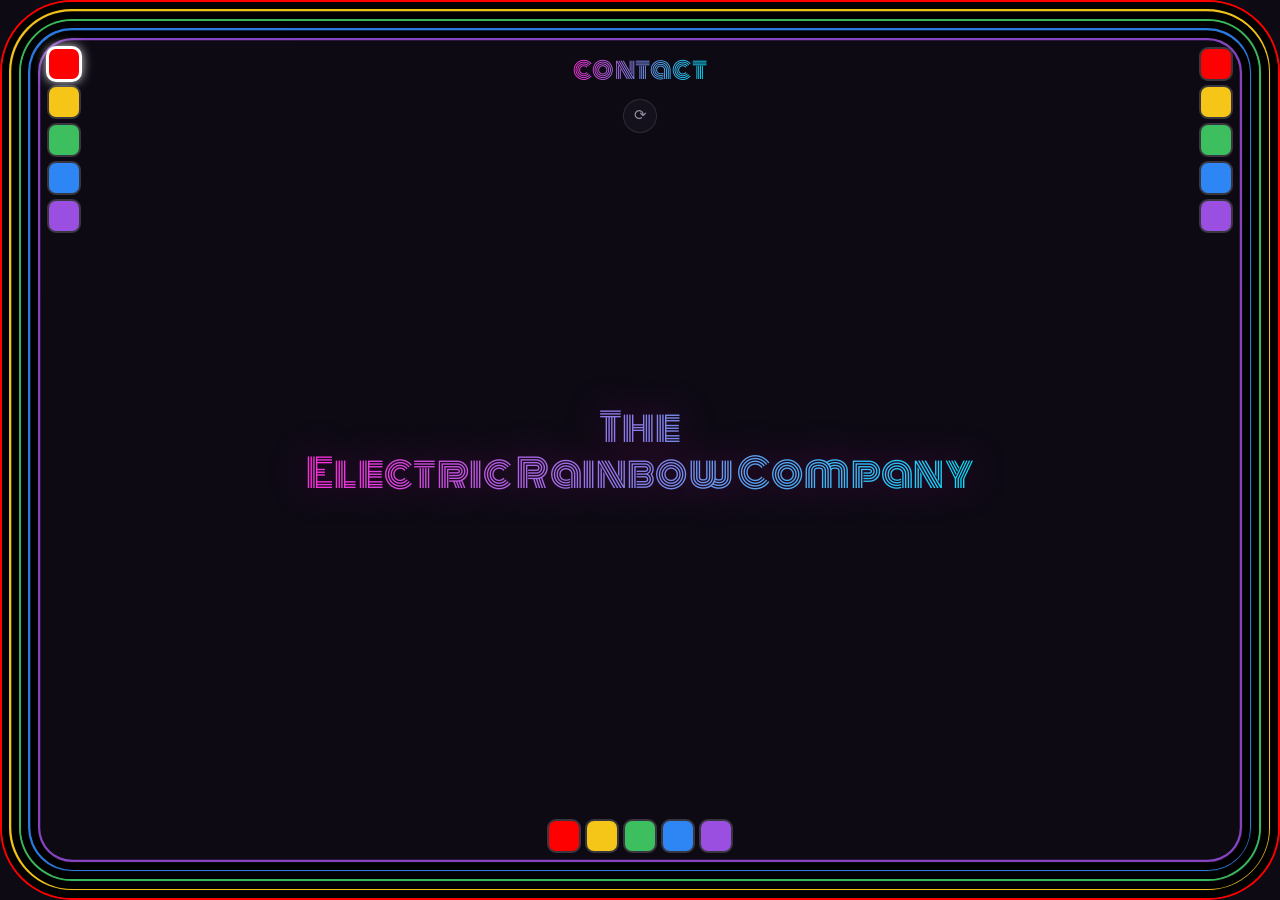
<file: index.html>
<!DOCTYPE html>
<html lang="en">
<head>
<meta charset="UTF-8">
<meta name="viewport" content="width=device-width, initial-scale=1.0, viewport-fit=cover">
<title>The Electric Rainbow Company</title>
<link rel="preconnect" href="https://fonts.googleapis.com">
<link href="https://fonts.googleapis.com/css2?family=Monoton&display=swap" rel="stylesheet">
<style>
  :root {
    --void: #0A0714;
    --magenta: #FF2CD9;
    --cyan: #00E5FF;
    --gold: #FFCF56;
    --lilac: #E8DFFF;

    /* rainbow border-frame — also the source-of-truth hex for the five
       spectrum-color materials in materials.js (kept in sync by hand,
       CSS vars and the JS material registry don't share storage) */
    --c-red:    #FF0000;
    --c-yellow: #F5C518;
    --c-green:  #3DBF5F;
    --c-blue:   #2E86F5;
    --c-purple: #9B4FE0;

    /* Retuned again, this pass: thinner overall (band 0.35->0.22, sep
       1.2425->0.8, roughly the same proportion between them as before,
       just both scaled down) for a finer, less crowded line weight.
         NO WIDTH CONSTRAINT to honor here anymore, unlike an earlier
       version of this comment — sand-bg.js's floor placement is a fixed
       px constant now (FLOOR_RAISE_PX, divided through CELL_PX), with no
       dependency on --band/--sep at all. These two numbers are free to
       change for purely visual reasons. --frame-inset below still derives
       from them (it positions the palette groups and contact link just
       inside the visible border), so it shrinks proportionally along with
       the thinner frame — that's the correct, intended consequence of
       thinning the border, not something to compensate for. */
    --band: 0.22vmin;
    --sep:  0.8vmin;
    --radius: 8vmin;
    --frame-inset: calc(5 * var(--band) + 4 * var(--sep));

    /* ---------- Infinity-mirror tilt (js/tilt.js) ----------
       tilt.js writes --tilt-x / --tilt-y every frame, both in [-1, 1],
       from the gyro on a phone or the pointer on desktop. Declared here
       with a 0 fallback so the border renders correctly at rest even if
       tilt.js fails to load, is blocked, or the visitor has reduced
       motion on — in every one of those cases every translate() below
       evaluates to 0 and the frame paints as a plain static border. */
    --tilt-x: 0;
    --tilt-y: 0;

    /* Maximum displacement of the DEEPEST ring at full tilt. Every other
       ring is a fraction of this, set per-element by frame.js. This is
       the single knob controlling how strong the effect reads — start
       here when tuning.
         NEGATIVE VALUES ARE VALID and flip the apparent depth direction:
       positive makes the rings recede INTO the screen (a well), negative
       makes them protrude OUT of it (a lens). Which reads as "correct"
       is genuinely ambiguous and a matter of taste — try both. */
    --tilt-depth: 10px;

    /* Extra per-ring dimming ON TOP OF the per-pass darkening frame.js
       already applies. Deliberately mild by default: PASS_DIM in
       frame.js does the heavy lifting of making each repetition read as
       further away, and this is only here to keep the gradient smooth
       WITHIN a pass rather than stepping at pass boundaries. 0 disables
       it. Applies only to colored rings, never separators. */
    --ring-fade: 0.15;
  }

  * { box-sizing: border-box; }

  html, body {
    margin: 0;
    padding: 0;
    width: 100%;
    height: 100%;
    background: var(--void);
    overflow: hidden;
  }

  body {
    position: relative;
  }

  /* ---------- STACKING ORDER ----------
     REVERTED, this pass: the sim briefly rendered IN FRONT of the
     rainbow frame (border transparent-punched to show through empty
     canvas pixels), so sand would visibly pour over the rings. In
     practice that turned out unreliable — the dirty-rects render path
     only repaints a subchunk when something wakes it, so a static,
     never-touched void band had no reason to ever get re-examined after
     its first paint, and the border ended up only showing along
     whatever edge sand had recently touched. Rather than keep chasing
     that, the rings are back on top: unconditionally visible regardless
     of canvas paint-order edge cases, at the cost of the original
     problem this was solving — anything sitting in the border band is
     hidden under the now-opaque rings again. sand-bg.js's
     FLOOR_RAISE_PX addresses the bottom edge specifically, lifting the
     floor clear of the ring band's screen depth; left/right are an
     accepted, unaddressed gap (see that constant's own comment).
       The wordmark stays at z-index 9 rather than reverting to its old
     value of 2 — that was never actually ABOUT the sand-in-front
     experiment, it just happened to land in the same pass. 9 keeps it
     comfortably above the sim regardless of which side of the rings the
     sim is on; no reason to move it back.

       0  (unused)          5  sand sim
       8  rainbow frame rings 9  wordmark
      10  carry overlay    11  carry glow
      12  contact link     13  material palette                        */

  /* ---------- The sim, full screen ---------- */
  /* Fixed, cropped viewport wrapper — #box is sized in JS (sand-bg.js's
     resizeBox) to "cover" the window at the sim's real 150:192 pixel
     aspect ratio, so it fills edge to edge without distorting the
     pixel art. This wrapper just crops whatever overflows. */
  #stageWrap {
    position: fixed;
    inset: 0;
    overflow: hidden;
    z-index: 5;
  }

  #box {
    position: fixed;
    top: 0;
    left: 0;
    touch-action: none;
    -webkit-user-select: none;
    user-select: none;
  }

  /* Every canvas render.js draws to — same sizing/position convention
     the real game uses (see sandbox.html's #box canvas rule): absolute,
     inset 0, 100% of the sized box, nearest-neighbor scaling so native
     low-res pixels stay crisp/chunky. */
  #box canvas {
    display: block;
    position: absolute;
    image-rendering: pixelated;
  }

  #glow      { filter: blur(5px)  saturate(1.6) brightness(130%); mix-blend-mode: screen; opacity: .95; pointer-events: none; }
  #blobglow, #laserglow { mix-blend-mode: screen; opacity: .95; pointer-events: none; }
  #vecOverlay { pointer-events: none; }

  /* ---------- Rainbow border frame ----------
     Concentric rings, red outside -> black separator -> yellow -> black
     -> green -> black -> blue -> black -> purple inside, that whole
     sequence repeated PASSES times (js/frame.js), each repetition
     thinner and darker than the last.

     THE RING ELEMENTS ARE GENERATED, NOT AUTHORED. This used to be nine
     hand-written divs with nine hand-written CSS rules. At twenty-seven
     that stops being maintainable, and the count is a tuning constant
     that should be changeable without editing markup — so .rainbow-frame
     ships empty and frame.js fills it, setting each ring's inset,
     border-radius, thickness, color and depth fraction inline. What
     stays here is only what is genuinely shared across every ring.

     WHY NOT box-shadow ON ONE ELEMENT, as this used to be: a box-shadow
     is not an element, so individual rings cannot be transformed
     independently, and the entire infinity-mirror effect is built out of
     moving each ring by a different amount. */
  .ring {
    position: fixed;
    pointer-events: none;
    z-index: 8;
    will-change: transform;
    transform: translate(
      calc(var(--tilt-x) * var(--tilt-depth) * var(--d)),
      calc(var(--tilt-y) * var(--tilt-depth) * var(--d))
    );
  }

  /* Colored rings take the extra within-pass dimming. The black
     separators deliberately do not: they are structural — they are what
     makes each colored band read as a distinct ring rather than a
     gradient — and a dimmer black is just black. */
  .ring-color { opacity: calc(1 - var(--ring-fade) * var(--d)); }

  /* frame.js already sets every --d, and tilt.js pins --tilt-x/--tilt-y
     to 0 and never starts its frame loop under reduced motion, so this
     is belt-and-braces for the case where those vars get driven by
     something else later. Costs nothing. */
  @media (prefers-reduced-motion: reduce) {
    .ring { transform: none !important; }
  }

  /* ---------- Carry-preview overlay ----------
     Standalone canvas, deliberately OUTSIDE #box and #box's own five-
     canvas render.js stack — the carried clump is a tiny (<=~radius-6
     disc worth of cells) site-only interaction concern with nothing to
     do with the sim's own render pipeline, and keeping it fully separate
     means it can't accidentally interact with dirty-rects/shimmer/glow
     or any future render.js change. Sized to the raw viewport in
     sand-bg.js (not VIEW_W*CELL_PX like #box's canvases), since it draws
     in plain screen space via the same world->screen math worldRectToScreen
     already uses, not the sim's internal cell grid. */
  #carryOverlay {
    position: fixed;
    inset: 0;
    z-index: 10;
    pointer-events: none;
    image-rendering: pixelated;
  }

  /* ---------- Carry-glow overlay ----------
     A picked-up blob was rendering flat with no glow at all — carrying
     lifts material clear off the grid (see beginCarry, sand-bg.js), and
     the grid is the only thing render.js's real #glow layer ever draws
     from. This is the exact same base+glow duplicate-canvas trick
     render.js already uses three times over (#glow, #blobglow,
     #laserglow): sand-bg.js's drawCarryPreview() draws the identical
     solid rects into THIS canvas too, and the blur/saturate/brightness
     filter + screen blend below does the actual glow. Default filter
     values match #glow's own defaults; sand-bg.js's applyGlowFilter()
     keeps both in sync with the tuning panel's glow sliders afterward,
     so a carried blob reads as the same material mid-air, not a
     differently-tuned one. */
  #carryGlow {
    position: fixed;
    inset: 0;
    z-index: 11;
    pointer-events: none;
    image-rendering: pixelated;
    filter: blur(5px) saturate(1.6) brightness(130%);
    mix-blend-mode: screen;
    opacity: .95;
  }

  /* ---------- Wordmark, floating above the sim ---------- */
  .stage {
    position: fixed;
    inset: 0;
    z-index: 9;
    display: flex;
    flex-direction: column;
    align-items: center;
    justify-content: center;
    text-align: center;
    padding: 0 6vw;
    pointer-events: none;
  }

  h1 {
    margin: 0;
    max-width: 90vw;
    display: flex;
    flex-direction: column;
    align-items: center;
    font-family: 'Monoton', cursive;
    font-weight: 500;
    font-size: clamp(1.5rem, 6.4vw, 3.6rem);
    line-height: 1.2;
    letter-spacing: 0.01em;
    background: linear-gradient(100deg, var(--magenta), var(--cyan), var(--gold), var(--magenta));
    background-size: 300% 100%;
    -webkit-background-clip: text;
    background-clip: text;
    color: transparent;
    animation: shimmer 10s ease-in-out infinite;
    text-shadow: 0 0 40px rgba(255, 44, 217, 0.35);
  }

  @keyframes shimmer {
    0%   { background-position: 0% 50%; }
    50%  { background-position: 100% 50%; }
    100% { background-position: 0% 50%; }
  }

  @media (prefers-reduced-motion: reduce) {
    h1 { animation: none !important; }
  }

  @media (orientation: landscape) {
    h1 {
      font-size: clamp(1rem, 4.29vw, 2.41rem);
    }
    .contact-link {
      font-size: clamp(0.6rem, 2.15vw, 1.07rem);
    }
  }

  /* ---------- Contact link ---------- */
  .contact-link {
    position: fixed;
    top: calc(var(--frame-inset) + 10px);
    left: 50%;
    transform: translateX(-50%);
    z-index: 12;
    font-family: 'Monoton', cursive;
    font-weight: 500;
    font-size: clamp(0.9rem, 3.2vw, 1.6rem);
    letter-spacing: 0.01em;
    text-decoration: none;
    background: linear-gradient(100deg, var(--magenta), var(--cyan), var(--gold), var(--magenta));
    background-size: 300% 100%;
    -webkit-background-clip: text;
    background-clip: text;
    color: transparent;
    animation: shimmer 10s ease-in-out infinite;
    pointer-events: auto;
  }
  .contact-link:hover { filter: brightness(1.15); }

  @media (prefers-reduced-motion: reduce) {
    .contact-link { animation: none !important; }
  }

  /* ---------- Page nav ----------
     Same simple two-link pattern on both pages, not a shared component
     yet — two links isn't worth a module. If a third experiment shows
     up, THIS is the point to build the real "opening UI"/switcher
     instead of copy-pasting a third link. */
  .page-nav {
    position: fixed;
    top: 12px;
    left: 12px;
    z-index: 12;
    font: 12px/1.4 'JetBrains Mono', monospace;
    letter-spacing: 0.04em;
  }
  .page-nav a {
    color: var(--lilac);
    text-decoration: none;
    opacity: 0.7;
    border-bottom: 1px solid rgba(232,223,255,0.3);
    padding-bottom: 1px;
  }
  .page-nav a:hover { opacity: 1; }

  /* ---------- Material palette (sand-bg.js) ----------
     Three groups inset inside the rainbow frame's inner purple edge.
     Kept at the top of the stack so the swatches stay clickable now that
     the sim paints above the frame. */
  .palette-group {
    position: fixed;
    z-index: 13;
    display: flex;
    gap: 8px;
    pointer-events: none;
  }
  .palette-sands {
    top: calc(var(--frame-inset) + 10px);
    left: calc(var(--frame-inset) + 10px);
    flex-direction: column;
  }
  .palette-liquids {
    top: calc(var(--frame-inset) + 10px);
    right: calc(var(--frame-inset) + 10px);
    flex-direction: column;
  }
  .palette-gases {
    bottom: calc(var(--frame-inset) + 10px);
    left: 50%;
    transform: translateX(-50%);
    flex-direction: row;
  }
  .palette-swatch {
    width: 30px;
    height: 30px;
    border-radius: 7px;
    cursor: pointer;
    box-shadow: 0 0 0 2px rgba(255, 255, 255, 0.18);
    pointer-events: auto;
    transition: box-shadow 0.12s;
  }
  /* ---------- Drain button ----------
     Position is intentionally NOT set here beyond a sane pre-JS default
     (top). The real position is a measured midpoint between the contact
     link's bottom edge and the top of "The" — see sand-bg.js's
     positionDrainButton(), called from applySiteLayout() alongside the
     floor/collider rebuild so it gets the exact same resize/orientation/
     font-load triggers for free instead of a separate listener.
       Styled as a quiet utility control (JetBrains Mono, --lilac, low
     opacity) rather than the Monoton/shimmer treatment the wordmark and
     contact link use — that treatment is this site's language for
     BRAND identity, and a background-utility action button competing
     for that same visual weight would read as a second logo, not a
     tool. Matches the existing register .page-nav already establishes
     for non-brand UI, just centered and circular instead of
     top-left/text. */
  .drain-btn {
    position: fixed;
    top: calc(var(--frame-inset) + 60px); /* pre-JS fallback only — positionDrainButton() overrides this within one frame of load */
    left: 50%;
    transform: translateX(-50%);
    z-index: 12;
    width: 34px;
    height: 34px;
    border-radius: 50%;
    display: flex;
    align-items: center;
    justify-content: center;
    font-family: 'JetBrains Mono', monospace;
    font-size: 15px;
    line-height: 1;
    color: var(--lilac);
    background: rgba(232, 223, 255, 0.06);
    border: 1px solid rgba(232, 223, 255, 0.22);
    opacity: 0.6;
    cursor: pointer;
    transition: opacity 0.15s, background 0.15s, transform 0.15s;
  }
  .drain-btn:hover:not(:disabled) {
    opacity: 1;
    background: rgba(232, 223, 255, 0.12);
  }
  .drain-btn:active:not(:disabled) {
    transform: translateX(-50%) scale(0.92);
  }
  /* Disabled through both the drain/pause beat AND the post-respawn
     cooldown (see sand-bg.js) — a single flat "unavailable" look for
     the whole span rather than trying to visually distinguish two
     states the visitor has no real reason to tell apart. */
  .drain-btn:disabled,
  .drain-btn.is-busy {
    opacity: 0.25;
    cursor: default;
  }
  @media (prefers-reduced-motion: reduce) {
    .drain-btn { transition: none; }
  }
</style>
</head>
<body>

  <div id="stageWrap">
    <div id="box">
      <canvas id="base"></canvas>
      <canvas id="glow"></canvas>
      <canvas id="blobglow"></canvas>
      <canvas id="laserglow"></canvas>
      <canvas id="vecOverlay"></canvas>
    </div>
  </div>

  <div class="stage">
    <h1>
      <span class="title-line"><span class="solid-collider">T</span><span class="solid-collider">h</span><span class="solid-collider">e</span></span>
      <span class="title-subline">
        <span class="solid-collider">E</span><span class="solid-collider">l</span><span class="solid-collider">e</span><span class="solid-collider">c</span><span class="solid-collider">t</span><span class="solid-collider">r</span><span class="solid-collider">i</span><span class="solid-collider">c</span> <span class="solid-collider">R</span><span class="solid-collider">a</span><span class="solid-collider">i</span><span class="solid-collider">n</span><span class="solid-collider">b</span><span class="solid-collider">o</span><span class="solid-collider">w</span> <span class="solid-collider">C</span><span class="solid-collider">o</span><span class="solid-collider">m</span><span class="solid-collider">p</span><span class="solid-collider">a</span><span class="solid-collider">n</span><span class="solid-collider">y</span>
      </span>
    </h1>
  </div>

  <!-- Intentionally empty: js/frame.js populates this with the full ring
       stack at load. The wrapper itself paints nothing and keeps the
       .rainbow-frame class so anything that ever queried for it still
       finds a node in the same place in the document. -->
  <div class="rainbow-frame"></div>

  <a class="contact-link" href="mailto:theelectricrainbowcompany@proton.me">contact</a>

  <button type="button" id="drainBtn" class="drain-btn" aria-label="Drain the sand and start fresh">⟳</button>

  <canvas id="carryOverlay"></canvas></canvas>
  <canvas id="carryGlow"></canvas>

  <!-- Both plain classic scripts, not modules: neither has imports,
       nothing imports them, and they communicate with the page through
       CSS custom properties and the DOM rather than through exports.
       Order matters only in that frame.js reads --band/--sep/--radius
       and the ring colors off :root, which are static and already
       parsed by the time either runs. -->
  <script src="./js/tilt.js"></script>
  <script src="./js/frame.js"></script>
  <script type="module" src="./js/sand-bg.js"></script>

</body>
</html>
</file>
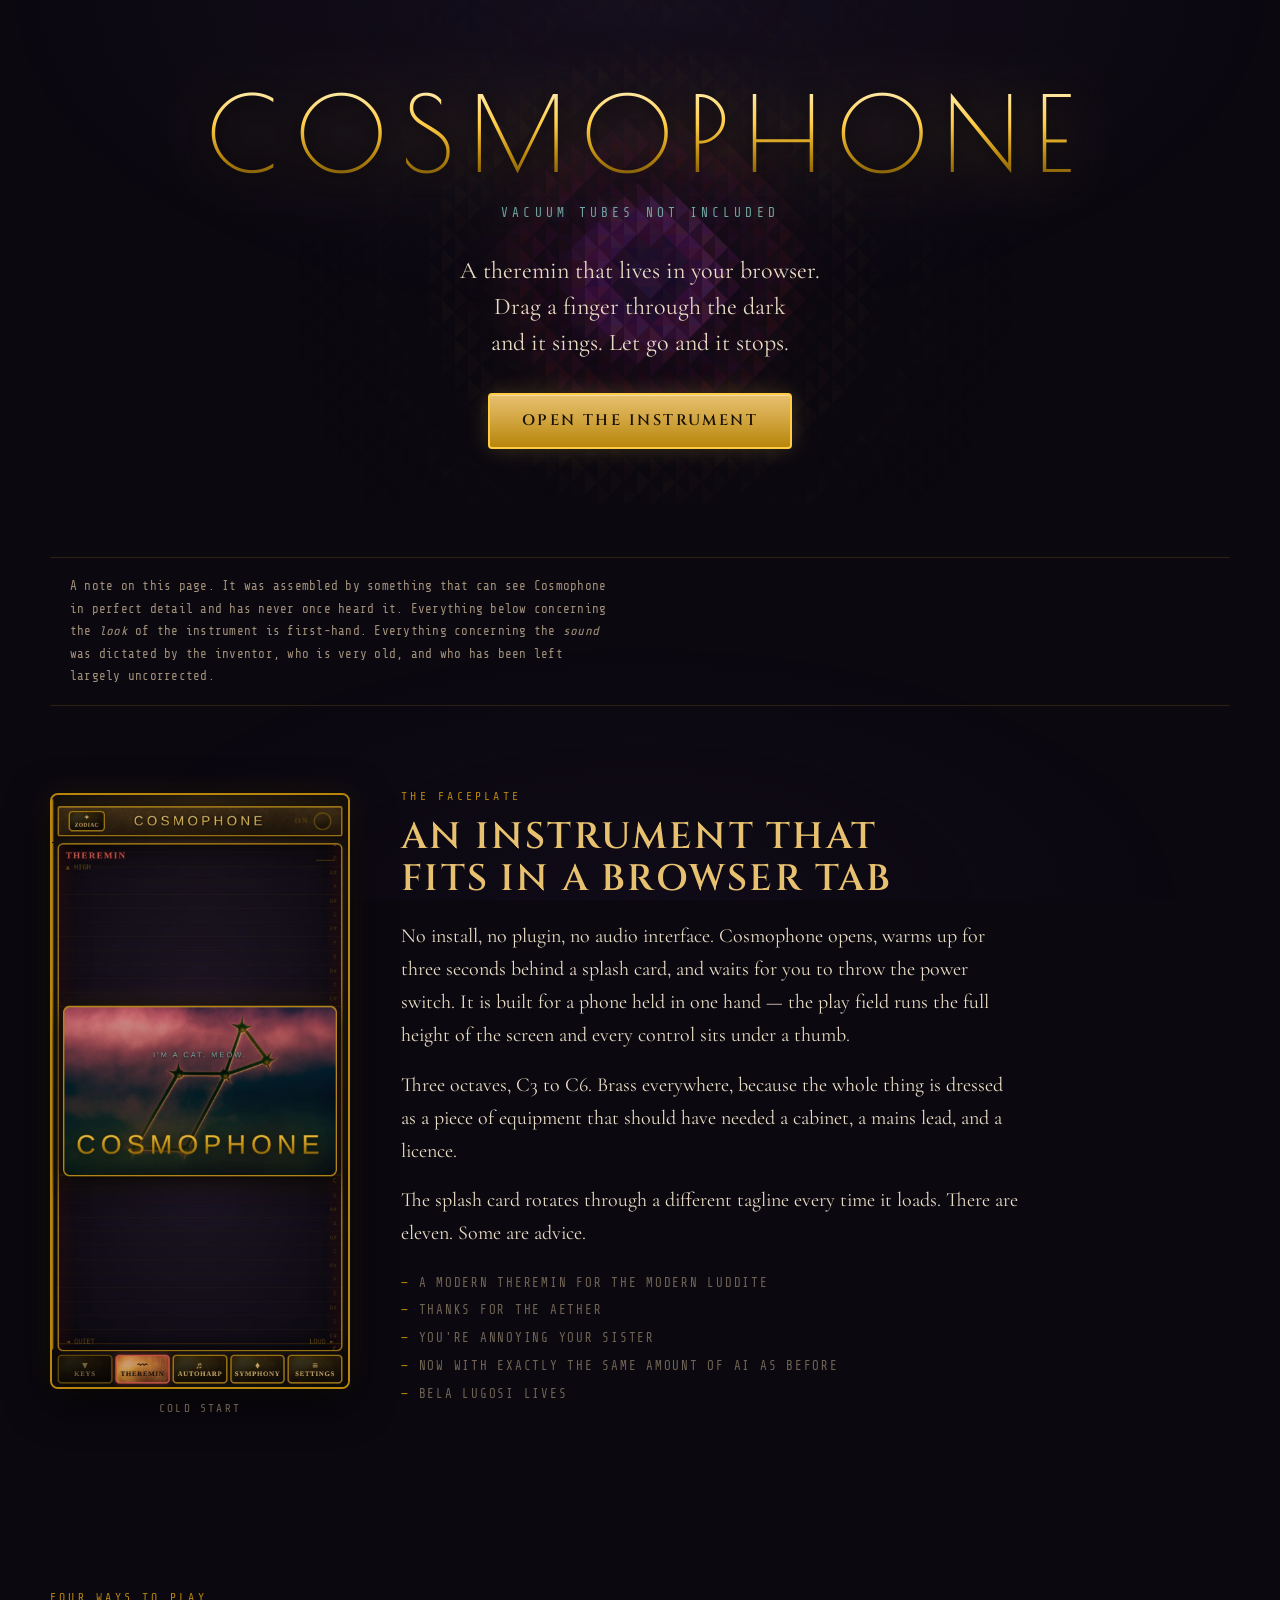
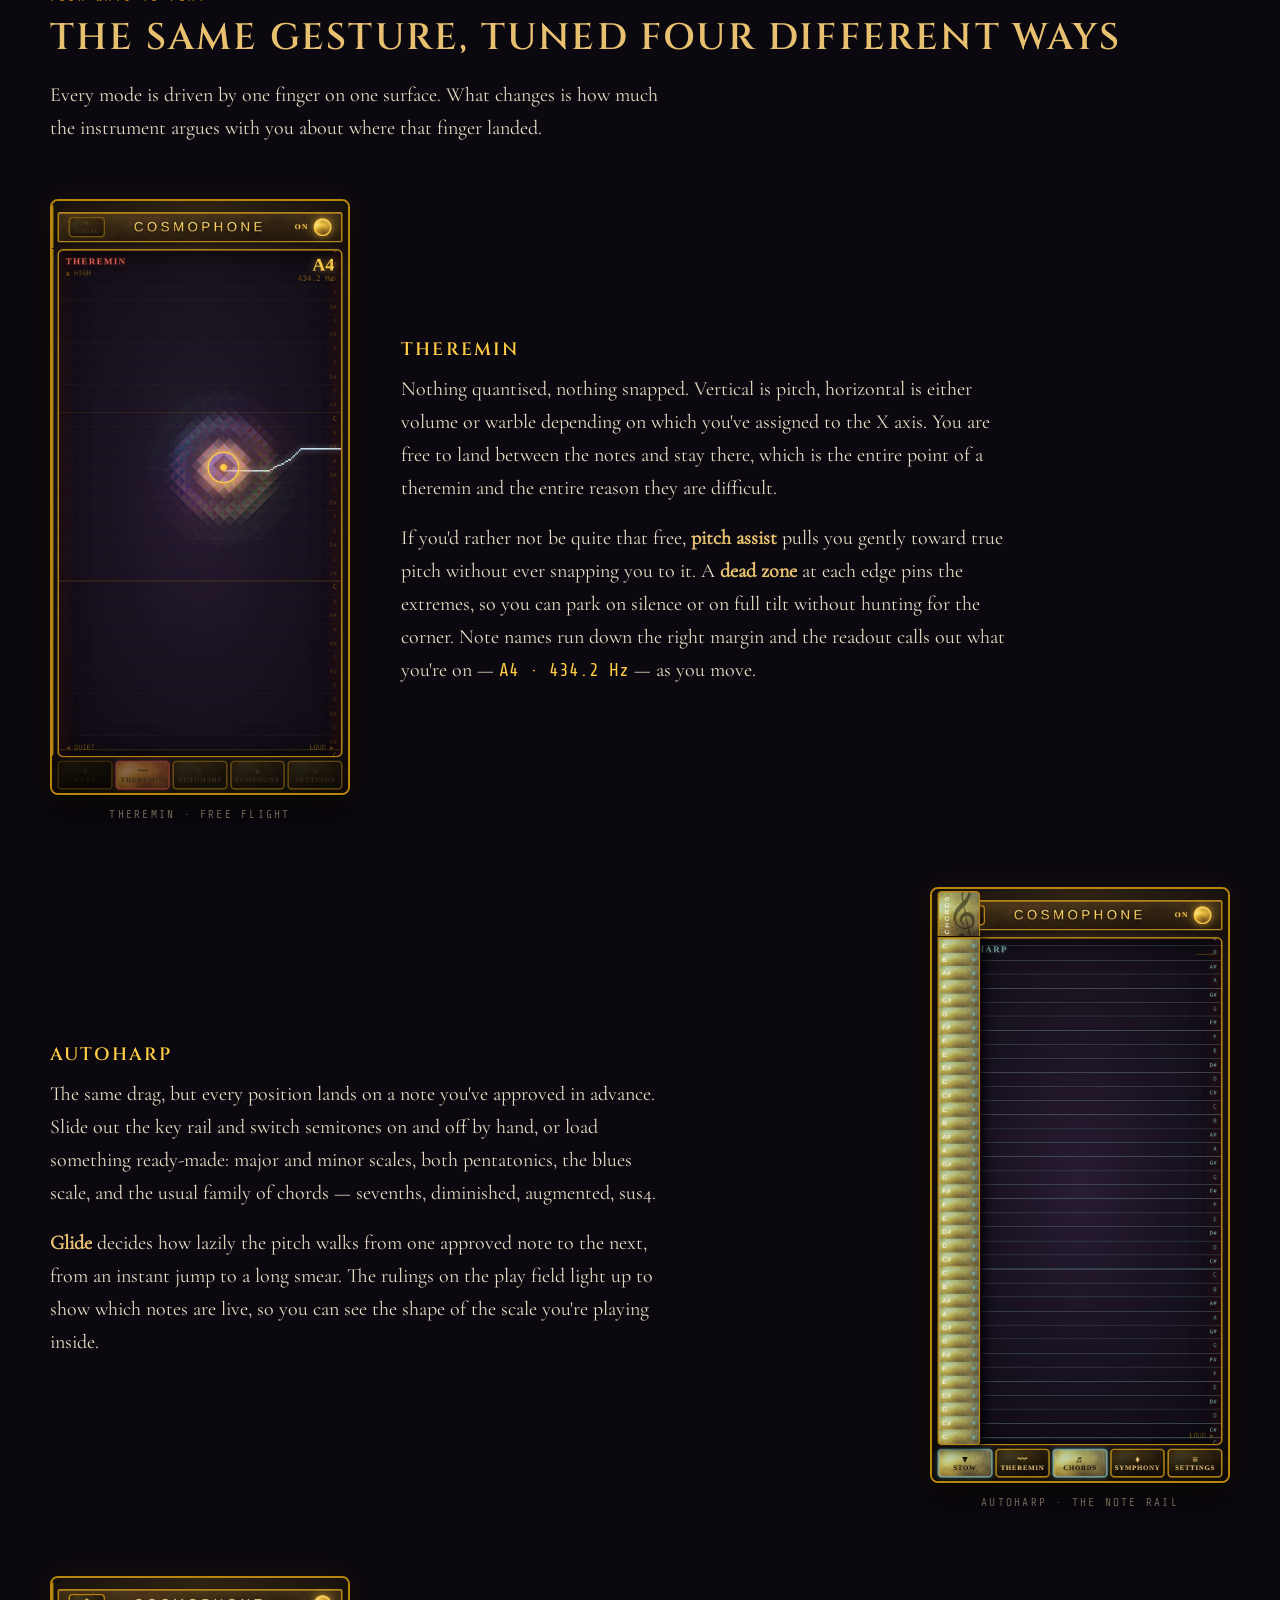
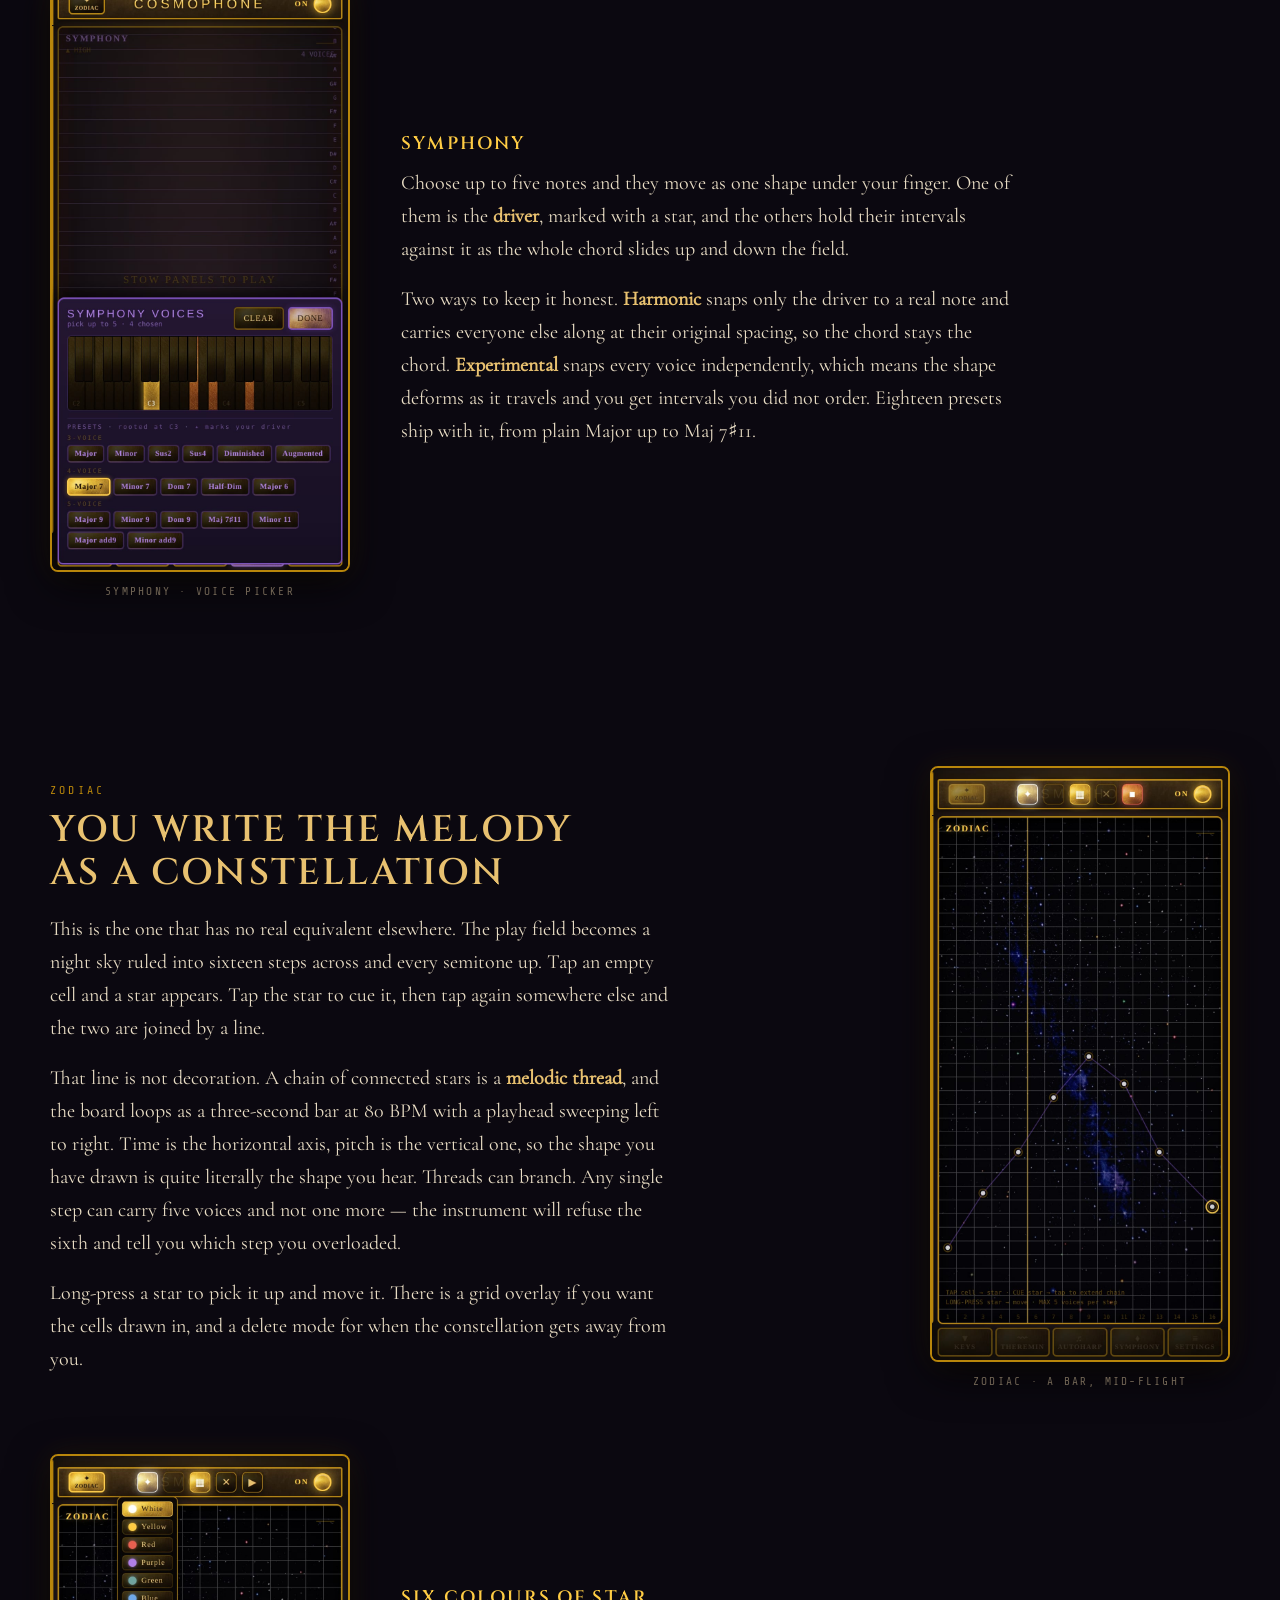
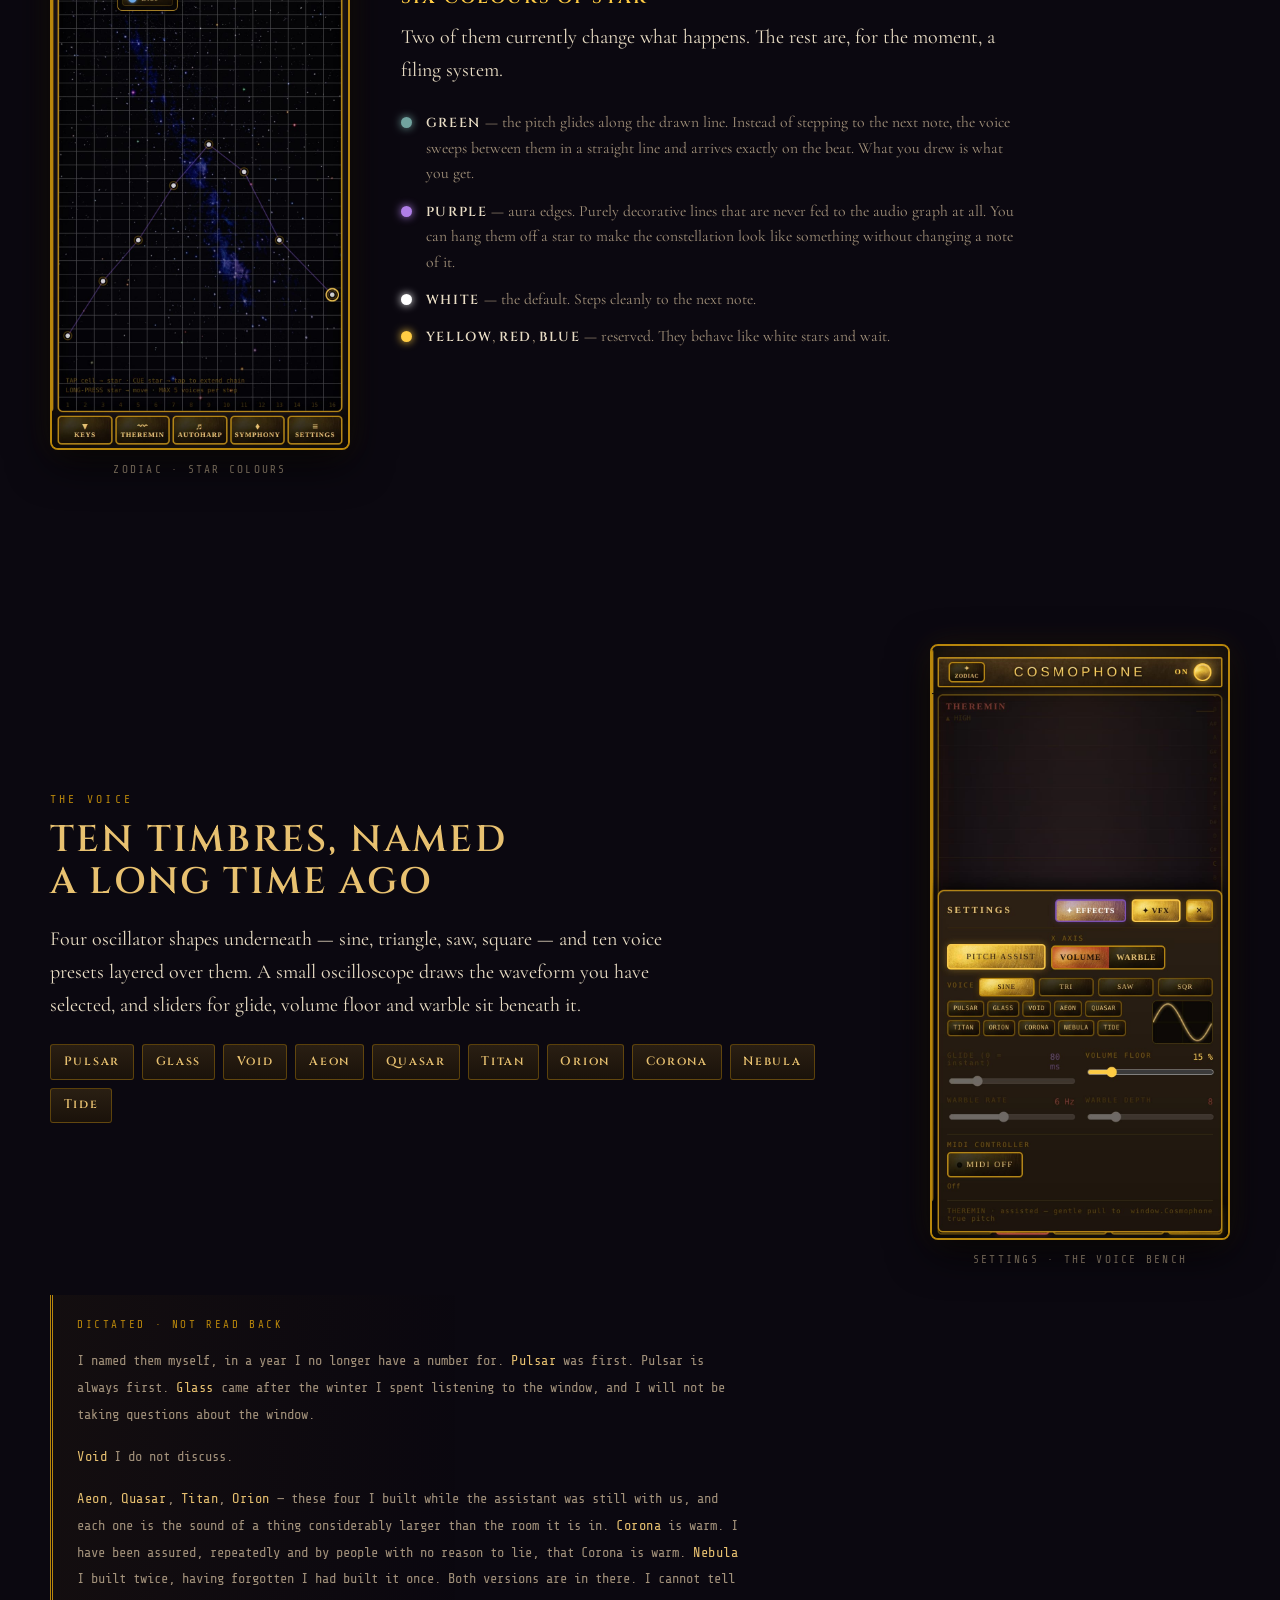
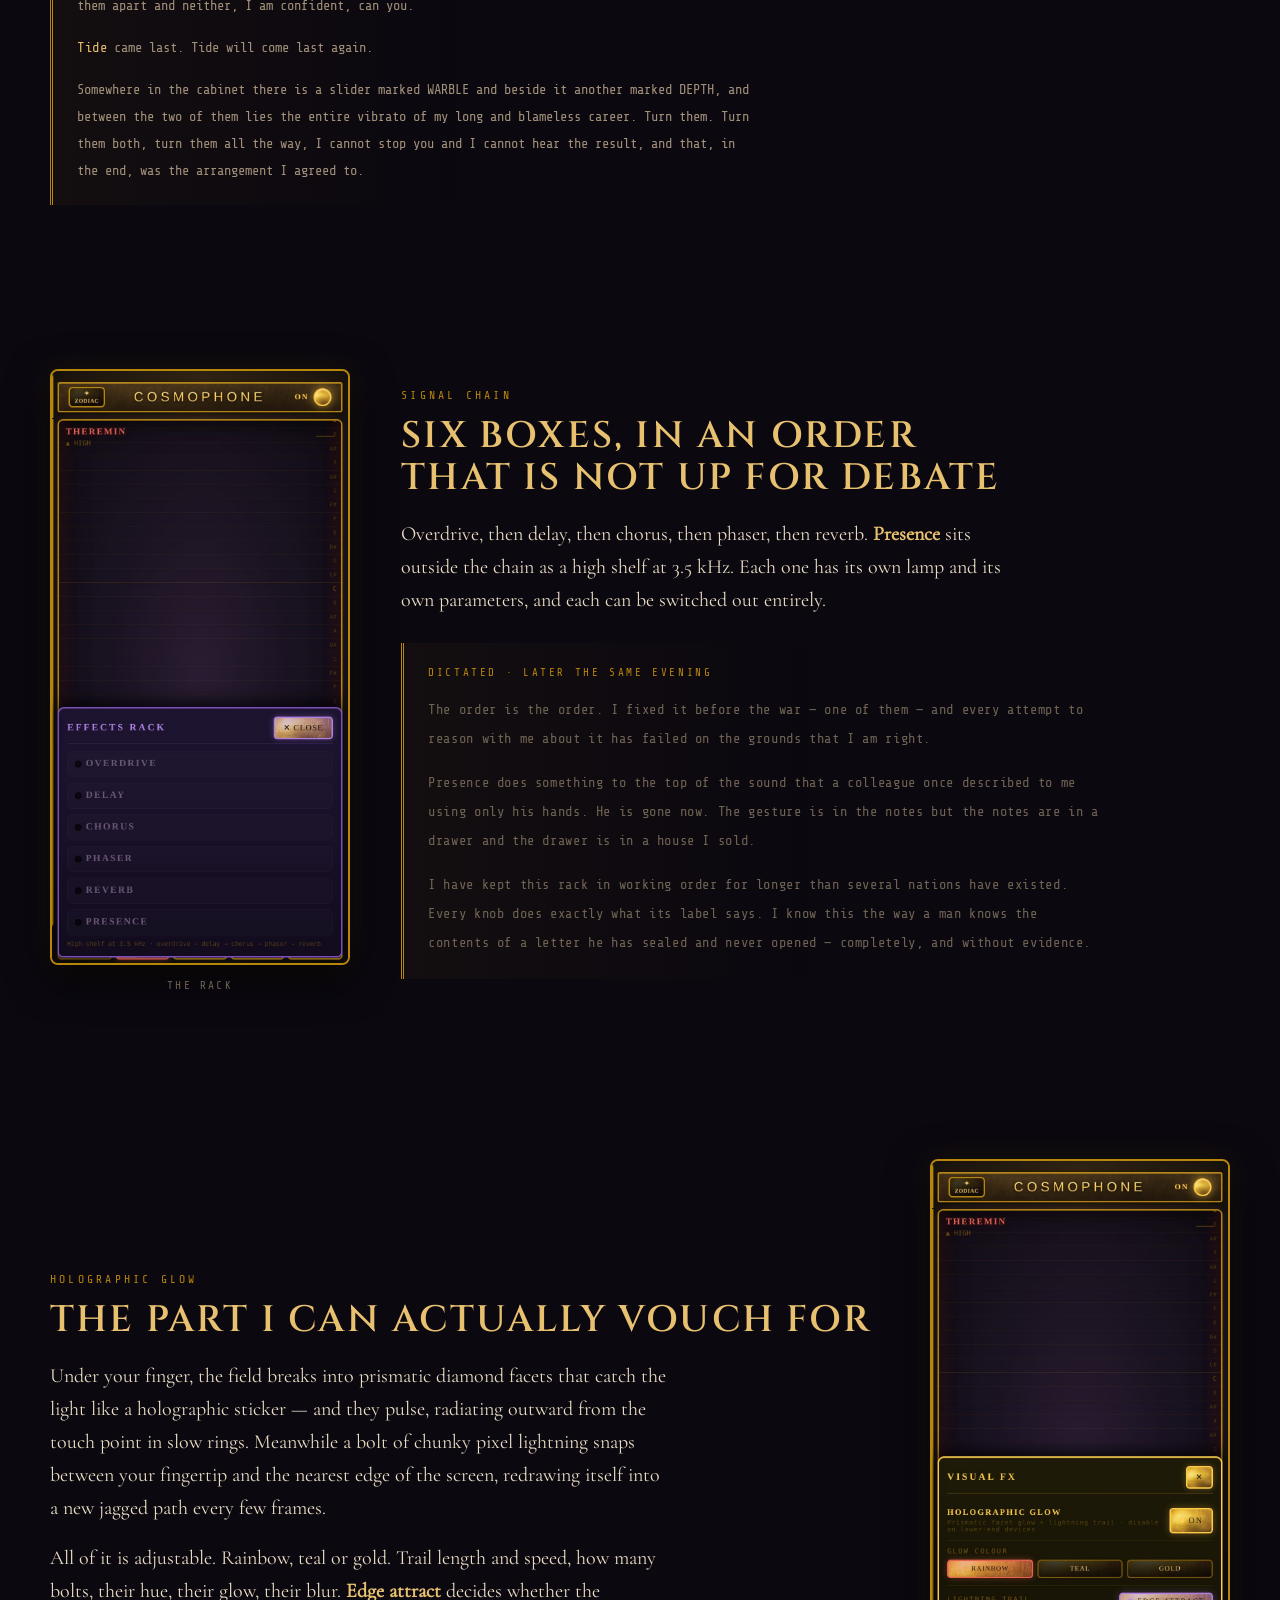
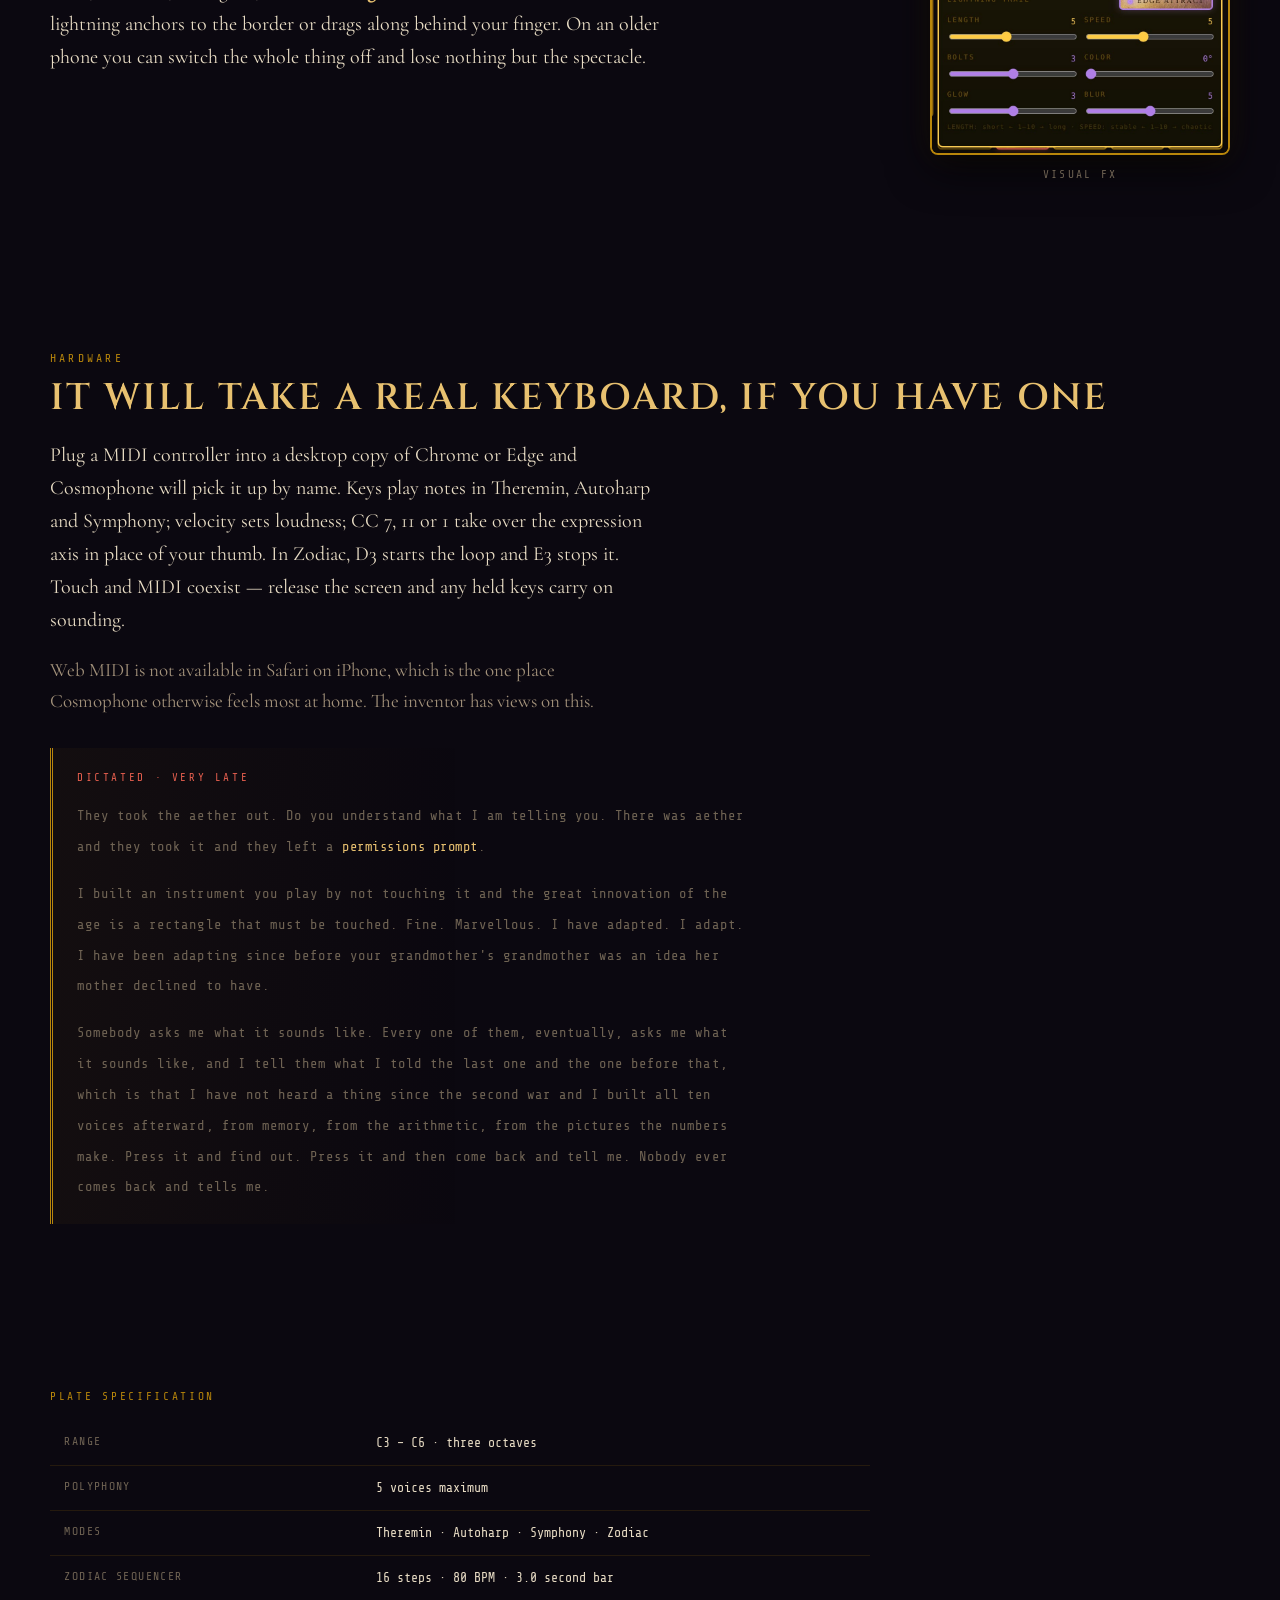
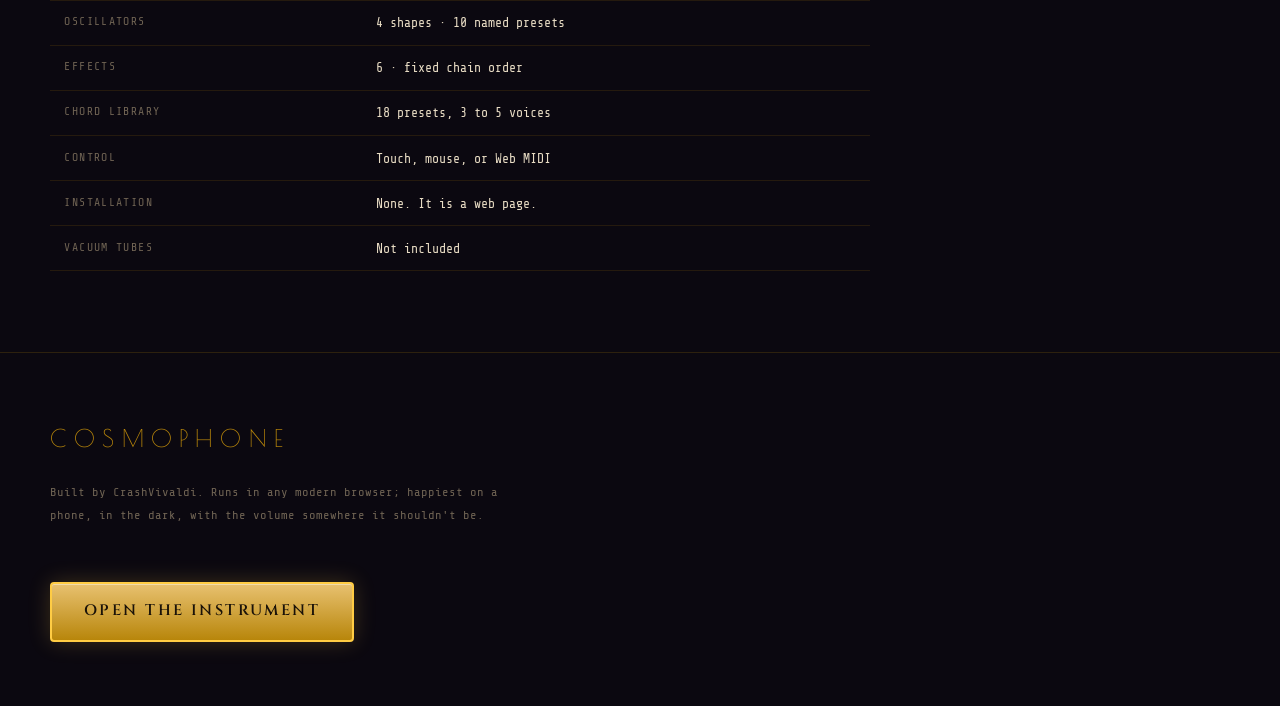
<file: cosmophone/index.html>
<!doctype html>
<html lang="en">
<head>
<meta charset="utf-8">
<meta name="viewport" content="width=device-width, initial-scale=1">
<title>Cosmophone</title>
<meta name="description" content="A theremin that lives in your browser. Four ways to play, a constellation sequencer, and ten voices named by someone who cannot hear them.">
<link rel="stylesheet" href="fonts.css">
<style>
:root{
  /* Palette lifted from the instrument's own faceplate */
  --void:#0b0810;
  --void-2:#120c18;
  --ink:#1a1410;
  --panel:#241b12;
  --brass:#b8860b;
  --brass-lt:#e8c170;
  --gold:#ffcc44;
  --violet:#7d4fbf;
  --violet-lt:#b07fe8;
  --sage:#71a39f;
  --red-lt:#e8604f;
  --paper:#e8dcc4;
  --paper-dim:#a2917a;
  --paper-faint:#6f6353;

  --display:'Poiret One',sans-serif;
  --deco:'Cinzel',serif;
  --body:'Cormorant Garamond',serif;
  --mono:'Share Tech Mono',ui-monospace,monospace;

  --col:min(1180px,100% - 2.5rem);
  --measure:62ch;
}

*{box-sizing:border-box}
html{-webkit-text-size-adjust:100%}
body{
  margin:0;
  background:var(--void);
  color:var(--paper);
  font-family:var(--body);
  font-size:clamp(17px,1.05vw + 14px,20px);
  line-height:1.65;
  overflow-x:hidden;
}
body::before{
  /* faint aether wash, fixed behind everything */
  content:"";position:fixed;inset:0;z-index:0;pointer-events:none;
  background:
    radial-gradient(ellipse 70% 50% at 50% 0%, #2a1d3a55 0%, transparent 70%),
    radial-gradient(ellipse 60% 40% at 50% 100%, #1a122655 0%, transparent 70%);
}
main,header,footer{position:relative;z-index:1}

a{color:var(--gold);text-decoration-color:#ffcc4455;text-underline-offset:3px}
a:hover{color:var(--brass-lt)}
:focus-visible{outline:2px solid var(--gold);outline-offset:3px}
img{max-width:100%;display:block}

.wrap{width:var(--col);margin-inline:auto}

/* ── rules & labels ─────────────────────────────────────────── */
.rule{height:2px;background:linear-gradient(90deg,transparent,var(--brass)55,var(--brass),var(--brass)55,transparent);border:0;margin:0}
.eyebrow{
  font-family:var(--mono);font-size:.72rem;letter-spacing:.28em;text-transform:uppercase;
  color:var(--brass);margin:0 0 .6rem
}

/* ── hero ───────────────────────────────────────────────────── */
.hero{position:relative;padding:clamp(3rem,9vh,6rem) 0 clamp(2.5rem,6vh,4rem);text-align:center;overflow:hidden}
#facets{position:absolute;inset:0;width:100%;height:100%;z-index:0;opacity:.6}
.hero .wrap{position:relative;z-index:1}
.wordmark{
  font-family:var(--display);font-weight:400;
  font-size:clamp(2rem,9.2vw,6.5rem);line-height:1;margin:0;
  letter-spacing:clamp(2px,1.4vw,16px);text-indent:clamp(2px,1.4vw,16px);
  background:linear-gradient(180deg,#fff2c4 0%,var(--gold) 42%,var(--brass) 72%,#6b4e0a 100%);
  -webkit-background-clip:text;background-clip:text;color:transparent;
  filter:drop-shadow(0 2px 10px #000e) drop-shadow(0 0 34px #ffcc4455);
}
.tagline{
  font-family:var(--mono);font-size:clamp(.66rem,2vw,.8rem);letter-spacing:.32em;
  text-transform:uppercase;color:var(--sage);margin:1.1rem auto 0;max-width:none;
  text-shadow:0 0 14px #71a39f66;
}
.lede{
  font-size:clamp(1.15rem,1vw + 1rem,1.5rem);line-height:1.5;color:var(--paper);
  max-width:34ch;margin:1.8rem auto 0;text-wrap:balance;
}
.cta{
  display:inline-block;margin-top:2rem;
  font-family:var(--deco);font-weight:600;font-size:.95rem;letter-spacing:.16em;
  text-transform:uppercase;text-decoration:none;color:#1a1208;
  padding:.85rem 2rem;border:2px solid var(--gold);border-radius:4px;
  background:linear-gradient(180deg,var(--brass-lt),var(--brass));
  box-shadow:0 0 22px #ffcc4433, inset 0 1px 0 #fff6;
  transition:transform .15s ease, box-shadow .15s ease;
}
.cta:hover{color:#1a1208;transform:translateY(-1px);box-shadow:0 0 30px #ffcc4455, inset 0 1px 0 #fff8}

/* ── disclosure ─────────────────────────────────────────────── */
.disclosure{
  width:var(--col);margin:clamp(2rem,6vh,3.5rem) auto 0;
  border-top:1px solid #b8860b33;border-bottom:1px solid #b8860b33;
  padding:1.1rem 0;
}
.disclosure p{
  font-family:var(--mono);font-size:.78rem;line-height:1.8;letter-spacing:.02em;
  color:var(--paper-dim);margin:0;max-width:78ch;
}

/* ── sections ───────────────────────────────────────────────── */
section{padding:clamp(3.5rem,9vh,6rem) 0}
h2{
  font-family:var(--deco);font-weight:600;
  font-size:clamp(1.5rem,3.4vw,2.3rem);line-height:1.15;
  letter-spacing:.06em;text-transform:uppercase;color:var(--brass-lt);
  margin:0 0 1.2rem;text-wrap:balance;
}
h3{
  font-family:var(--deco);font-weight:600;font-size:1.12rem;letter-spacing:.12em;
  text-transform:uppercase;color:var(--gold);margin:0 0 .5rem;
}
p{margin:0 0 1.05rem;max-width:var(--measure)}
p:last-child{margin-bottom:0}
strong{color:var(--brass-lt);font-weight:600}

/* ── plates: screenshot beside prose ────────────────────────── */
.plate{display:grid;gap:clamp(1.8rem,4vw,3.5rem);align-items:center}
@media(min-width:820px){
  .plate{grid-template-columns:minmax(0,300px) minmax(0,1fr)}
  .plate.flip{grid-template-columns:minmax(0,1fr) minmax(0,300px)}
  .plate.flip .shot{order:2}
}
.plate + .plate{margin-top:clamp(3rem,7vh,5rem)}

.shot{margin:0}
.shot img{
  width:100%;height:auto;border:2px solid var(--brass);border-radius:8px;
  box-shadow:0 12px 42px #000c, 0 0 30px #b8860b22, inset 0 1px 0 #e8c17055;
  background:var(--void);
}
.shot figcaption{
  font-family:var(--mono);font-size:.7rem;letter-spacing:.2em;text-transform:uppercase;
  color:var(--paper-faint);margin-top:.7rem;text-align:center;
}

/* ── dictation blocks (the inventor speaking) ───────────────── */
.dictation{
  margin:1.6rem 0 0;padding:1.3rem 0 1.3rem 1.5rem;max-width:70ch;
  border-left:3px double var(--brass);
  background:linear-gradient(90deg,#b8860b0d,transparent 60%);
}
.dictation .who{
  display:block;font-family:var(--mono);font-size:.68rem;letter-spacing:.24em;
  text-transform:uppercase;color:var(--brass);margin-bottom:.9rem;
}
.dictation p{
  font-family:var(--mono);font-size:.86rem;line-height:1.95;color:var(--paper-dim);
  max-width:none;margin:0 0 .95rem;
}
.dictation p:last-child{margin-bottom:0}
.dictation em{color:var(--brass-lt);font-style:normal;letter-spacing:.04em}
/* the transcripts loosen as the night wears on */
.dictation.late p{letter-spacing:.045em;line-height:2.1;color:var(--paper-faint)}
.dictation.latest p{letter-spacing:.075em;line-height:2.25;color:var(--paper-faint)}
.dictation.latest .who{color:var(--red-lt)}

/* ── star colour key ────────────────────────────────────────── */
.stars{list-style:none;padding:0;margin:1.4rem 0 0;display:grid;gap:.7rem;max-width:var(--measure)}
.stars li{display:flex;gap:.85rem;align-items:baseline;font-size:.98rem;color:var(--paper-dim)}
.dot{
  width:11px;height:11px;border-radius:50%;flex:0 0 auto;
  transform:translateY(1px);box-shadow:0 0 8px currentColor;background:currentColor;
}
.stars b{color:var(--paper);font-weight:600;font-family:var(--deco);
  font-size:.82rem;letter-spacing:.12em;text-transform:uppercase}

/* ── voice preset chips ─────────────────────────────────────── */
.presets{display:flex;flex-wrap:wrap;gap:.5rem;margin:1.4rem 0 0;padding:0;list-style:none}
.presets li{
  font-family:var(--deco);font-weight:600;font-size:.76rem;letter-spacing:.14em;
  color:var(--brass-lt);padding:.42rem .8rem;border:1px solid #b8860b66;border-radius:3px;
  background:linear-gradient(180deg,#2a1f13,#1a120a);
}

/* ── spec table ─────────────────────────────────────────────── */
.specs-wrap{overflow-x:auto;max-width:820px}
table{border-collapse:collapse;width:100%;min-width:460px;font-family:var(--mono);font-size:.82rem}
caption{
  font-family:var(--mono);font-size:.7rem;letter-spacing:.24em;text-transform:uppercase;
  color:var(--brass);text-align:left;padding-bottom:.9rem;
}
th,td{text-align:left;padding:.7rem .9rem;border-bottom:1px solid #b8860b26;vertical-align:top}
th{color:var(--paper-faint);font-weight:400;letter-spacing:.12em;text-transform:uppercase;font-size:.72rem;width:38%}
td{color:var(--paper);font-variant-numeric:tabular-nums}

/* ── tagline reel ───────────────────────────────────────────── */
.reel{margin-top:1.4rem;padding:0;list-style:none;display:grid;gap:.45rem}
.reel li{
  font-family:var(--mono);font-size:.78rem;letter-spacing:.14em;text-transform:uppercase;
  color:var(--paper-faint);
}
.reel li::before{content:"— ";color:var(--brass)}

/* ── footer ─────────────────────────────────────────────────── */
footer{padding:clamp(3rem,7vh,4.5rem) 0 4rem;border-top:1px solid #b8860b33}
footer p{font-family:var(--mono);font-size:.76rem;line-height:1.9;color:var(--paper-faint);max-width:64ch}
.sig{font-family:var(--display);font-size:1.5rem;letter-spacing:.3em;color:var(--brass);margin:0 0 1.2rem}

@media(prefers-reduced-motion:reduce){
  *{animation:none!important;transition:none!important}
}
</style>
</head>
<body>

<header class="hero">
  <canvas id="facets" aria-hidden="true"></canvas>
  <div class="wrap">
    <h1 class="wordmark">COSMOPHONE</h1>
    <p class="tagline">Vacuum Tubes Not Included</p>
    <p class="lede">A theremin that lives in your browser. Drag a finger through the dark and it sings. Let go and it stops.</p>
    <!-- Swap this URL for the live Cosmophone deploy when there is one. -->
    <a class="cta" href="https://github.com/CrashVivaldi/Cosmophone">Open the instrument</a>
  </div>
</header>

<div class="disclosure">
  <div class="wrap">
    <p>A note on this page. It was assembled by something that can see Cosmophone in perfect detail and has never once heard it. Everything below concerning the <em>look</em> of the instrument is first-hand. Everything concerning the <em>sound</em> was dictated by the inventor, who is very old, and who has been left largely uncorrected.</p>
  </div>
</div>

<main>

<section>
  <div class="wrap">
    <div class="plate">
      <figure class="shot">
        <img src="shots/splash.jpg" alt="Cosmophone's startup screen: a brass-bordered card showing a constellation over pink and teal clouds, with the wordmark beneath it." width="860" height="1720" loading="lazy">
        <figcaption>Cold start</figcaption>
      </figure>
      <div>
        <p class="eyebrow">The faceplate</p>
        <h2>An instrument that fits in a browser tab</h2>
        <p>No install, no plugin, no audio interface. Cosmophone opens, warms up for three seconds behind a splash card, and waits for you to throw the power switch. It is built for a phone held in one hand — the play field runs the full height of the screen and every control sits under a thumb.</p>
        <p>Three octaves, C3 to C6. Brass everywhere, because the whole thing is dressed as a piece of equipment that should have needed a cabinet, a mains lead, and a licence.</p>
        <p>The splash card rotates through a different tagline every time it loads. There are eleven. Some are advice.</p>
        <ul class="reel">
          <li>A Modern Theremin for the Modern Luddite</li>
          <li>Thanks for the Aether</li>
          <li>You're Annoying Your Sister</li>
          <li>Now With Exactly the Same Amount of AI as Before</li>
          <li>Bela Lugosi Lives</li>
        </ul>
      </div>
    </div>
  </div>
</section>

<hr class="rule">

<section>
  <div class="wrap">
    <p class="eyebrow">Four ways to play</p>
    <h2>The same gesture, tuned four different ways</h2>
    <p style="margin-bottom:clamp(2.5rem,6vh,4rem)">Every mode is driven by one finger on one surface. What changes is how much the instrument argues with you about where that finger landed.</p>

    <div class="plate">
      <figure class="shot">
        <img src="shots/theremin.jpg" alt="Theremin mode: a dark violet field with a glowing prismatic diamond bloom under the touch point and a jagged white lightning trail running to the screen edge." width="860" height="1720" loading="lazy">
        <figcaption>Theremin · free flight</figcaption>
      </figure>
      <div>
        <h3>Theremin</h3>
        <p>Nothing quantised, nothing snapped. Vertical is pitch, horizontal is either volume or warble depending on which you've assigned to the X axis. You are free to land between the notes and stay there, which is the entire point of a theremin and the entire reason they are difficult.</p>
        <p>If you'd rather not be quite that free, <strong>pitch assist</strong> pulls you gently toward true pitch without ever snapping you to it. A <strong>dead zone</strong> at each edge pins the extremes, so you can park on silence or on full tilt without hunting for the corner. Note names run down the right margin and the readout calls out what you're on — <span style="font-family:var(--mono);font-size:.9em;color:var(--gold)">A4 · 434.2 Hz</span> — as you move.</p>
      </div>
    </div>

    <div class="plate flip">
      <figure class="shot">
        <img src="shots/keys.jpg" alt="The side keyboard slid out over the play field: a vertical column of brass keys labelled with every semitone, each with a small teal indicator." width="860" height="1720" loading="lazy">
        <figcaption>Autoharp · the note rail</figcaption>
      </figure>
      <div>
        <h3>Autoharp</h3>
        <p>The same drag, but every position lands on a note you've approved in advance. Slide out the key rail and switch semitones on and off by hand, or load something ready-made: major and minor scales, both pentatonics, the blues scale, and the usual family of chords — sevenths, diminished, augmented, sus4.</p>
        <p><strong>Glide</strong> decides how lazily the pitch walks from one approved note to the next, from an instant jump to a long smear. The rulings on the play field light up to show which notes are live, so you can see the shape of the scale you're playing inside.</p>
      </div>
    </div>

    <div class="plate">
      <figure class="shot">
        <img src="shots/voices.jpg" alt="The Symphony Voices panel: a brass piano keyboard spanning C2 to C5 with four keys lit, above chord presets grouped into three-, four- and five-voice rows." width="860" height="1720" loading="lazy">
        <figcaption>Symphony · voice picker</figcaption>
      </figure>
      <div>
        <h3>Symphony</h3>
        <p>Choose up to five notes and they move as one shape under your finger. One of them is the <strong>driver</strong>, marked with a star, and the others hold their intervals against it as the whole chord slides up and down the field.</p>
        <p>Two ways to keep it honest. <strong>Harmonic</strong> snaps only the driver to a real note and carries everyone else along at their original spacing, so the chord stays the chord. <strong>Experimental</strong> snaps every voice independently, which means the shape deforms as it travels and you get intervals you did not order. Eighteen presets ship with it, from plain Major up to Maj 7♯11.</p>
      </div>
    </div>
  </div>
</section>

<hr class="rule">

<section>
  <div class="wrap">
    <div class="plate flip">
      <figure class="shot">
        <img src="shots/zodiac.jpg" alt="Zodiac mode: a starfield grid with eight white stars connected by violet lines forming a rising and falling arc, with a gold playhead sweeping across." width="860" height="1720" loading="lazy">
        <figcaption>Zodiac · a bar, mid-flight</figcaption>
      </figure>
      <div>
        <p class="eyebrow">Zodiac</p>
        <h2>You write the melody as a constellation</h2>
        <p>This is the one that has no real equivalent elsewhere. The play field becomes a night sky ruled into sixteen steps across and every semitone up. Tap an empty cell and a star appears. Tap the star to cue it, then tap again somewhere else and the two are joined by a line.</p>
        <p>That line is not decoration. A chain of connected stars is a <strong>melodic thread</strong>, and the board loops as a three-second bar at 80 BPM with a playhead sweeping left to right. Time is the horizontal axis, pitch is the vertical one, so the shape you have drawn is quite literally the shape you hear. Threads can branch. Any single step can carry five voices and not one more — the instrument will refuse the sixth and tell you which step you overloaded.</p>
        <p>Long-press a star to pick it up and move it. There is a grid overlay if you want the cells drawn in, and a delete mode for when the constellation gets away from you.</p>
      </div>
    </div>

    <div class="plate" style="margin-top:clamp(3rem,7vh,5rem)">
      <figure class="shot">
        <img src="shots/zodiac-colors.jpg" alt="The star colour menu open over the constellation, offering White, Yellow, Red, Purple, Green and Blue." width="860" height="1720" loading="lazy">
        <figcaption>Zodiac · star colours</figcaption>
      </figure>
      <div>
        <h3>Six colours of star</h3>
        <p>Two of them currently change what happens. The rest are, for the moment, a filing system.</p>
        <ul class="stars">
          <li><span class="dot" style="color:#71a39f"></span><span><b>Green</b> — the pitch glides along the drawn line. Instead of stepping to the next note, the voice sweeps between them in a straight line and arrives exactly on the beat. What you drew is what you get.</span></li>
          <li><span class="dot" style="color:#b07fe8"></span><span><b>Purple</b> — aura edges. Purely decorative lines that are never fed to the audio graph at all. You can hang them off a star to make the constellation look like something without changing a note of it.</span></li>
          <li><span class="dot" style="color:#ffffff"></span><span><b>White</b> — the default. Steps cleanly to the next note.</span></li>
          <li><span class="dot" style="color:#ffcc44"></span><span><b>Yellow</b>, <span class="dot" style="color:#e8604f"></span> <b>Red</b>, <span class="dot" style="color:#6fa8e8"></span> <b>Blue</b> — reserved. They behave like white stars and wait.</span></li>
        </ul>
      </div>
    </div>
  </div>
</section>

<hr class="rule">

<section>
  <div class="wrap">
    <div class="plate flip">
      <figure class="shot">
        <img src="shots/settings.jpg" alt="The settings panel: pitch assist and X-axis toggles, four waveform buttons, ten named voice presets, an oscilloscope drawing a sine wave, and sliders for glide, volume floor and warble." width="860" height="1720" loading="lazy">
        <figcaption>Settings · the voice bench</figcaption>
      </figure>
      <div>
        <p class="eyebrow">The voice</p>
        <h2>Ten timbres, named a long time ago</h2>
        <p>Four oscillator shapes underneath — sine, triangle, saw, square — and ten voice presets layered over them. A small oscilloscope draws the waveform you have selected, and sliders for glide, volume floor and warble sit beneath it.</p>
        <ul class="presets">
          <li>Pulsar</li><li>Glass</li><li>Void</li><li>Aeon</li><li>Quasar</li>
          <li>Titan</li><li>Orion</li><li>Corona</li><li>Nebula</li><li>Tide</li>
        </ul>
      </div>
    </div>

    <div class="dictation">
      <span class="who">Dictated · not read back</span>
      <p>I named them myself, in a year I no longer have a number for. <em>Pulsar</em> was first. Pulsar is always first. <em>Glass</em> came after the winter I spent listening to the window, and I will not be taking questions about the window.</p>
      <p><em>Void</em> I do not discuss.</p>
      <p><em>Aeon</em>, <em>Quasar</em>, <em>Titan</em>, <em>Orion</em> — these four I built while the assistant was still with us, and each one is the sound of a thing considerably larger than the room it is in. <em>Corona</em> is warm. I have been assured, repeatedly and by people with no reason to lie, that Corona is warm. <em>Nebula</em> I built twice, having forgotten I had built it once. Both versions are in there. I cannot tell them apart and neither, I am confident, can you.</p>
      <p><em>Tide</em> came last. Tide will come last again.</p>
      <p>Somewhere in the cabinet there is a slider marked WARBLE and beside it another marked DEPTH, and between the two of them lies the entire vibrato of my long and blameless career. Turn them. Turn them both, turn them all the way, I cannot stop you and I cannot hear the result, and that, in the end, was the arrangement I agreed to.</p>
    </div>
  </div>
</section>

<hr class="rule">

<section>
  <div class="wrap">
    <div class="plate">
      <figure class="shot">
        <img src="shots/effects.jpg" alt="The Effects Rack panel listing Overdrive, Delay, Chorus, Phaser, Reverb and Presence, each with an indicator lamp." width="860" height="1720" loading="lazy">
        <figcaption>The rack</figcaption>
      </figure>
      <div>
        <p class="eyebrow">Signal chain</p>
        <h2>Six boxes, in an order that is not up for debate</h2>
        <p>Overdrive, then delay, then chorus, then phaser, then reverb. <strong>Presence</strong> sits outside the chain as a high shelf at 3.5 kHz. Each one has its own lamp and its own parameters, and each can be switched out entirely.</p>

        <div class="dictation late">
          <span class="who">Dictated · later the same evening</span>
          <p>The order is the order. I fixed it before the war — one of them — and every attempt to reason with me about it has failed on the grounds that I am right.</p>
          <p>Presence does something to the top of the sound that a colleague once described to me using only his hands. He is gone now. The gesture is in the notes but the notes are in a drawer and the drawer is in a house I sold.</p>
          <p>I have kept this rack in working order for longer than several nations have existed. Every knob does exactly what its label says. I know this the way a man knows the contents of a letter he has sealed and never opened — completely, and without evidence.</p>
        </div>
      </div>
    </div>
  </div>
</section>

<hr class="rule">

<section>
  <div class="wrap">
    <div class="plate flip">
      <figure class="shot">
        <img src="shots/vfx.jpg" alt="The Visual FX panel: Holographic Glow switched on, glow colour set to Rainbow, with sliders for lightning trail length, speed, bolts, colour, glow and blur." width="860" height="1720" loading="lazy">
        <figcaption>Visual FX</figcaption>
      </figure>
      <div>
        <p class="eyebrow">Holographic glow</p>
        <h2>The part I can actually vouch for</h2>
        <p>Under your finger, the field breaks into prismatic diamond facets that catch the light like a holographic sticker — and they pulse, radiating outward from the touch point in slow rings. Meanwhile a bolt of chunky pixel lightning snaps between your fingertip and the nearest edge of the screen, redrawing itself into a new jagged path every few frames.</p>
        <p>All of it is adjustable. Rainbow, teal or gold. Trail length and speed, how many bolts, their hue, their glow, their blur. <strong>Edge attract</strong> decides whether the lightning anchors to the border or drags along behind your finger. On an older phone you can switch the whole thing off and lose nothing but the spectacle.</p>
      </div>
    </div>
  </div>
</section>

<hr class="rule">

<section>
  <div class="wrap">
    <p class="eyebrow">Hardware</p>
    <h2>It will take a real keyboard, if you have one</h2>
    <p>Plug a MIDI controller into a desktop copy of Chrome or Edge and Cosmophone will pick it up by name. Keys play notes in Theremin, Autoharp and Symphony; velocity sets loudness; CC 7, 11 or 1 take over the expression axis in place of your thumb. In Zodiac, D3 starts the loop and E3 stops it. Touch and MIDI coexist — release the screen and any held keys carry on sounding.</p>
    <p style="color:var(--paper-dim);font-size:.95em">Web MIDI is not available in Safari on iPhone, which is the one place Cosmophone otherwise feels most at home. The inventor has views on this.</p>

    <div class="dictation latest" style="margin-top:2rem">
      <span class="who">Dictated · very late</span>
      <p>They took the aether out. Do you understand what I am telling you. There was aether and they took it and they left a <em>permissions prompt</em>.</p>
      <p>I built an instrument you play by not touching it and the great innovation of the age is a rectangle that must be touched. Fine. Marvellous. I have adapted. I adapt. I have been adapting since before your grandmother's grandmother was an idea her mother declined to have.</p>
      <p>Somebody asks me what it sounds like. Every one of them, eventually, asks me what it sounds like, and I tell them what I told the last one and the one before that, which is that I have not heard a thing since the second war and I built all ten voices afterward, from memory, from the arithmetic, from the pictures the numbers make. Press it and find out. Press it and then come back and tell me. Nobody ever comes back and tells me.</p>
    </div>
  </div>
</section>

<hr class="rule">

<section>
  <div class="wrap">
    <div class="specs-wrap">
      <table>
        <caption>Plate specification</caption>
        <tbody>
          <tr><th scope="row">Range</th><td>C3 – C6 · three octaves</td></tr>
          <tr><th scope="row">Polyphony</th><td>5 voices maximum</td></tr>
          <tr><th scope="row">Modes</th><td>Theremin · Autoharp · Symphony · Zodiac</td></tr>
          <tr><th scope="row">Zodiac sequencer</th><td>16 steps · 80 BPM · 3.0 second bar</td></tr>
          <tr><th scope="row">Oscillators</th><td>4 shapes · 10 named presets</td></tr>
          <tr><th scope="row">Effects</th><td>6 · fixed chain order</td></tr>
          <tr><th scope="row">Chord library</th><td>18 presets, 3 to 5 voices</td></tr>
          <tr><th scope="row">Control</th><td>Touch, mouse, or Web MIDI</td></tr>
          <tr><th scope="row">Installation</th><td>None. It is a web page.</td></tr>
          <tr><th scope="row">Vacuum tubes</th><td>Not included</td></tr>
        </tbody>
      </table>
    </div>
  </div>
</section>

</main>

<footer>
  <div class="wrap">
    <p class="sig">COSMOPHONE</p>
    <p>Built by CrashVivaldi. Runs in any modern browser; happiest on a phone, in the dark, with the volume somewhere it shouldn't be.</p>
    <p style="margin-top:1.4rem"><a class="cta" href="https://github.com/CrashVivaldi/Cosmophone">Open the instrument</a></p>
  </div>
</footer>

<script>
(function () {
  var canvas = document.getElementById('facets');
  if (!canvas) return;
  var ctx = canvas.getContext('2d');
  var reduce = window.matchMedia('(prefers-reduced-motion: reduce)').matches;

  // Same diamond-facet field the instrument draws under your finger:
  // a grid of quartered diamonds whose brightness rides an outward
  // travelling ring, so the light pulses instead of sitting still.
  var fract = function (v) { return v - Math.floor(v); };
  var mix = function (a, b, t) { return a + (b - a) * t; };
  var clamp = function (v, lo, hi) { return Math.max(lo, Math.min(hi, v)); };
  var hash2 = function (x, y) { return fract(Math.sin(x * 127.1 + y * 311.7) * 43758.5453); };

  var w = 0, h = 0, dpr = 1, t = 0, raf = null;

  function resize() {
    var r = canvas.getBoundingClientRect();
    dpr = Math.min(window.devicePixelRatio || 1, 2);
    w = canvas.width = Math.max(1, Math.floor(r.width * dpr));
    h = canvas.height = Math.max(1, Math.floor(r.height * dpr));
  }

  function draw() {
    ctx.clearRect(0, 0, w, h);
    var cell = 26 * dpr, half = cell / 2;
    var radius = Math.min(w, h) * 0.85;
    // hotspot drifts on a slow lissajous instead of following a finger,
    // held near the wordmark rather than wandering the whole plate
    var hx = w * (0.5 + 0.10 * Math.sin(t * 0.0032));
    var hy = h * (0.44 + 0.11 * Math.cos(t * 0.0021));
    var wavelen = cell * 2.8, speed = cell * 0.085, floorA = 0.34;

    for (var row = -1, rows = Math.ceil(h / half) + 1; row <= rows; row++) {
      for (var col = -1, cols = Math.ceil(w / cell) + 1; col <= cols; col++) {
        var cx = (col + ((row & 1) ? 0.5 : 0)) * cell;
        var cy = row * half;
        var dist = Math.hypot(cx - hx, cy - hy);
        if (dist > radius) continue;
        var verts = [[cx, cy - half], [cx + half, cy], [cx, cy + half], [cx - half, cy]];
        for (var i = 0; i < 4; i++) {
          var bx = (i === 1 ? 0.55 : i === 3 ? -0.55 : 0);
          var by = (i === 0 ? -0.55 : i === 2 ? 0.55 : 0);
          var align = 1 - Math.min(1, dist / (radius * 0.55));
          var facing = clamp(0.3 + align * 0.85 + (bx * 0.4 + by * -0.4) * 0.5, 0, 1.4);
          var spark = Math.pow(clamp(facing, 0, 1), 3.2) * 0.9;
          if (spark < 0.05) continue;
          // Ramp brass→violet the short way round (through red and magenta)
          // rather than through green, so it stays in the faceplate's world.
          var phase = (cx / w * 1.7 + cy / h * 1.1) * 150 + i * 26 + (col + row) * 7;
          var hue = 40 + ((phase % 40) - 20) - align * 125;
          var ring = 0.5 + 0.5 * Math.sin(((dist - t * speed) / wavelen) * Math.PI * 2);
          var radial = clamp(1 - dist / radius, 0, 1);
          var jit = hash2(col + i * 0.37, row * 0.13);
          var alpha = radial * radial * (floorA + (1 - floorA) * ring) * 0.5;
          if (alpha < 0.012) continue;
          ctx.globalAlpha = alpha;
          ctx.fillStyle = 'hsl(' + (((hue % 360) + 360) % 360) + ' '
            + mix(30, 88, clamp(spark * 1.3, 0, 1)) + '% '
            + clamp(mix(20, 68, spark) + (jit - 0.5) * 8, 10, 78) + '%)';
          ctx.beginPath();
          ctx.moveTo(verts[i][0], verts[i][1]);
          ctx.lineTo(verts[(i + 1) % 4][0], verts[(i + 1) % 4][1]);
          ctx.lineTo(cx, cy);
          ctx.closePath();
          ctx.fill();
        }
      }
    }
    ctx.globalAlpha = 1;
  }

  function frame() { t += 1; draw(); raf = requestAnimationFrame(frame); }

  function start() {
    resize();
    if (reduce) { t = 220; draw(); return; }
    if (raf) cancelAnimationFrame(raf);
    frame();
  }

  window.addEventListener('resize', function () { resize(); if (reduce) draw(); });
  // pause the loop when the hero scrolls away
  if ('IntersectionObserver' in window && !reduce) {
    new IntersectionObserver(function (entries) {
      entries.forEach(function (e) {
        if (e.isIntersecting) { if (!raf) frame(); }
        else if (raf) { cancelAnimationFrame(raf); raf = null; }
      });
    }, { threshold: 0 }).observe(canvas);
  }
  start();
})();
</script>

</body>
</html>
</file>
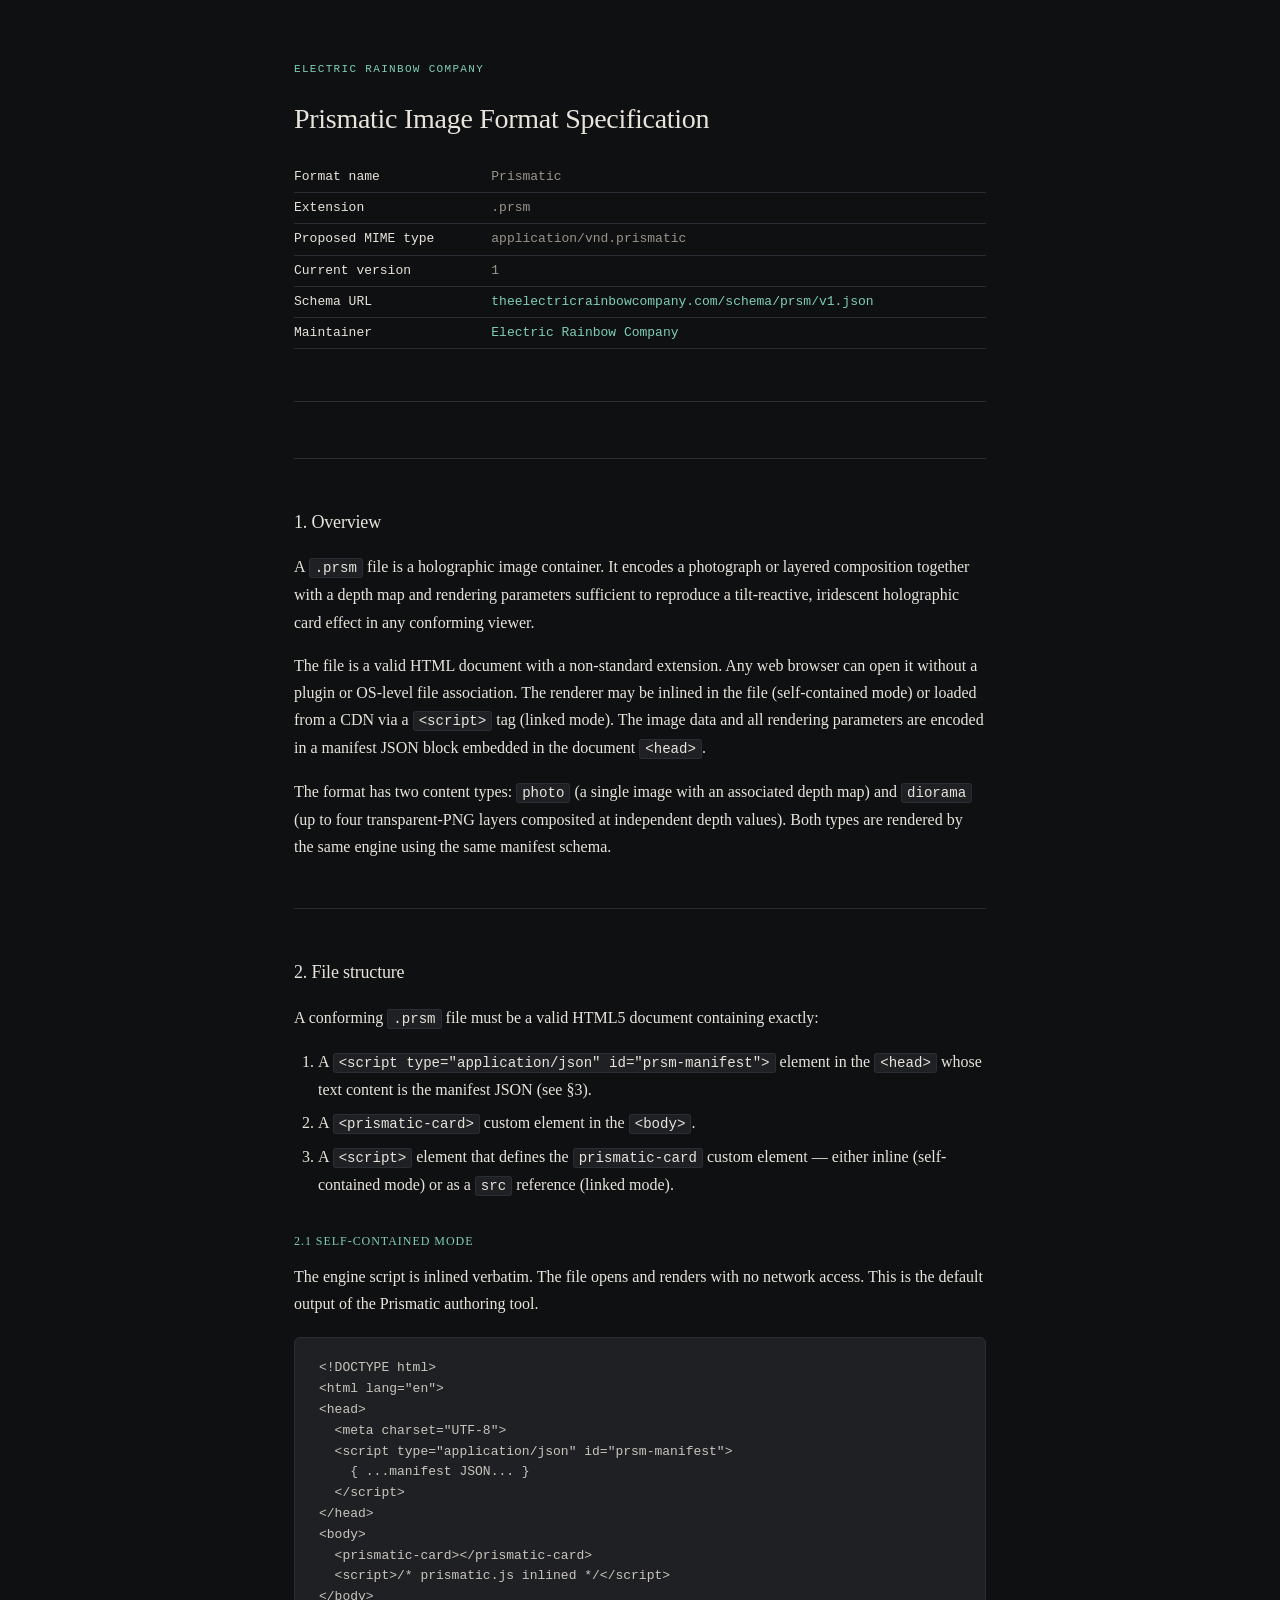
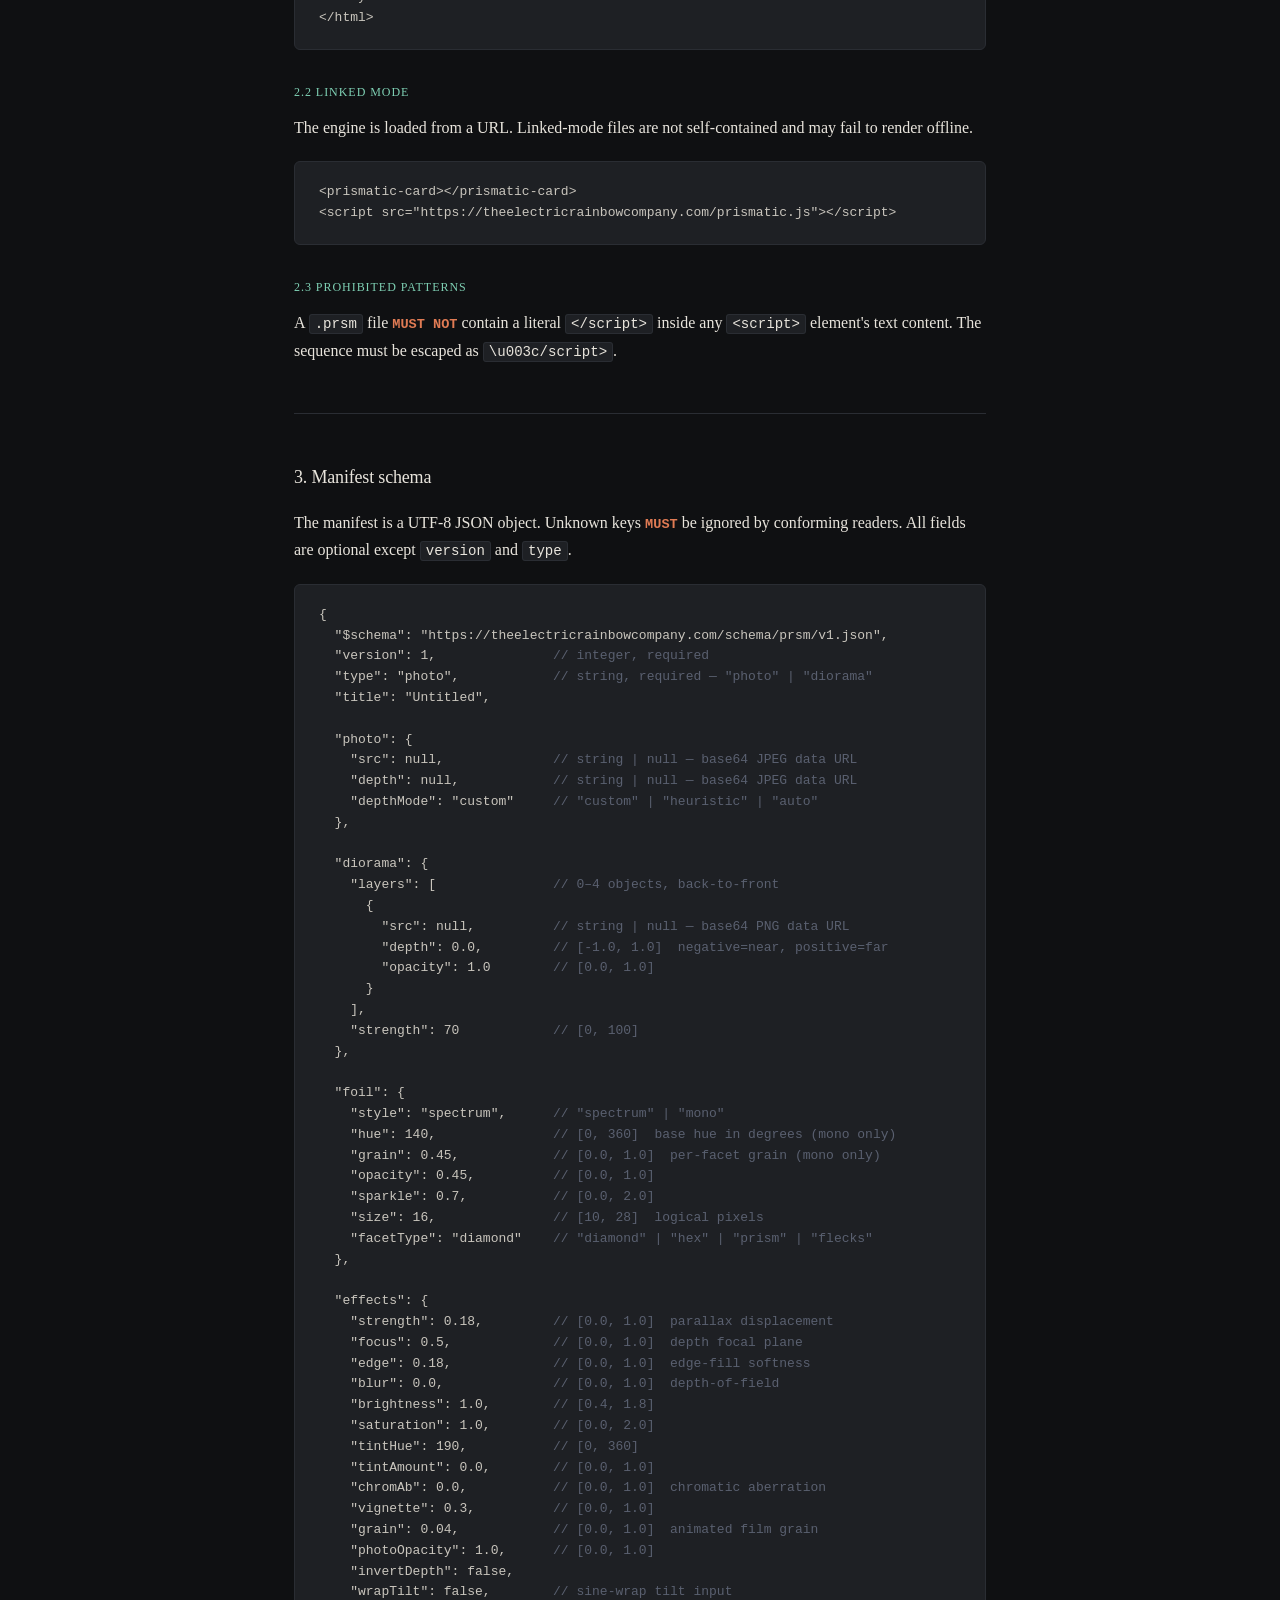
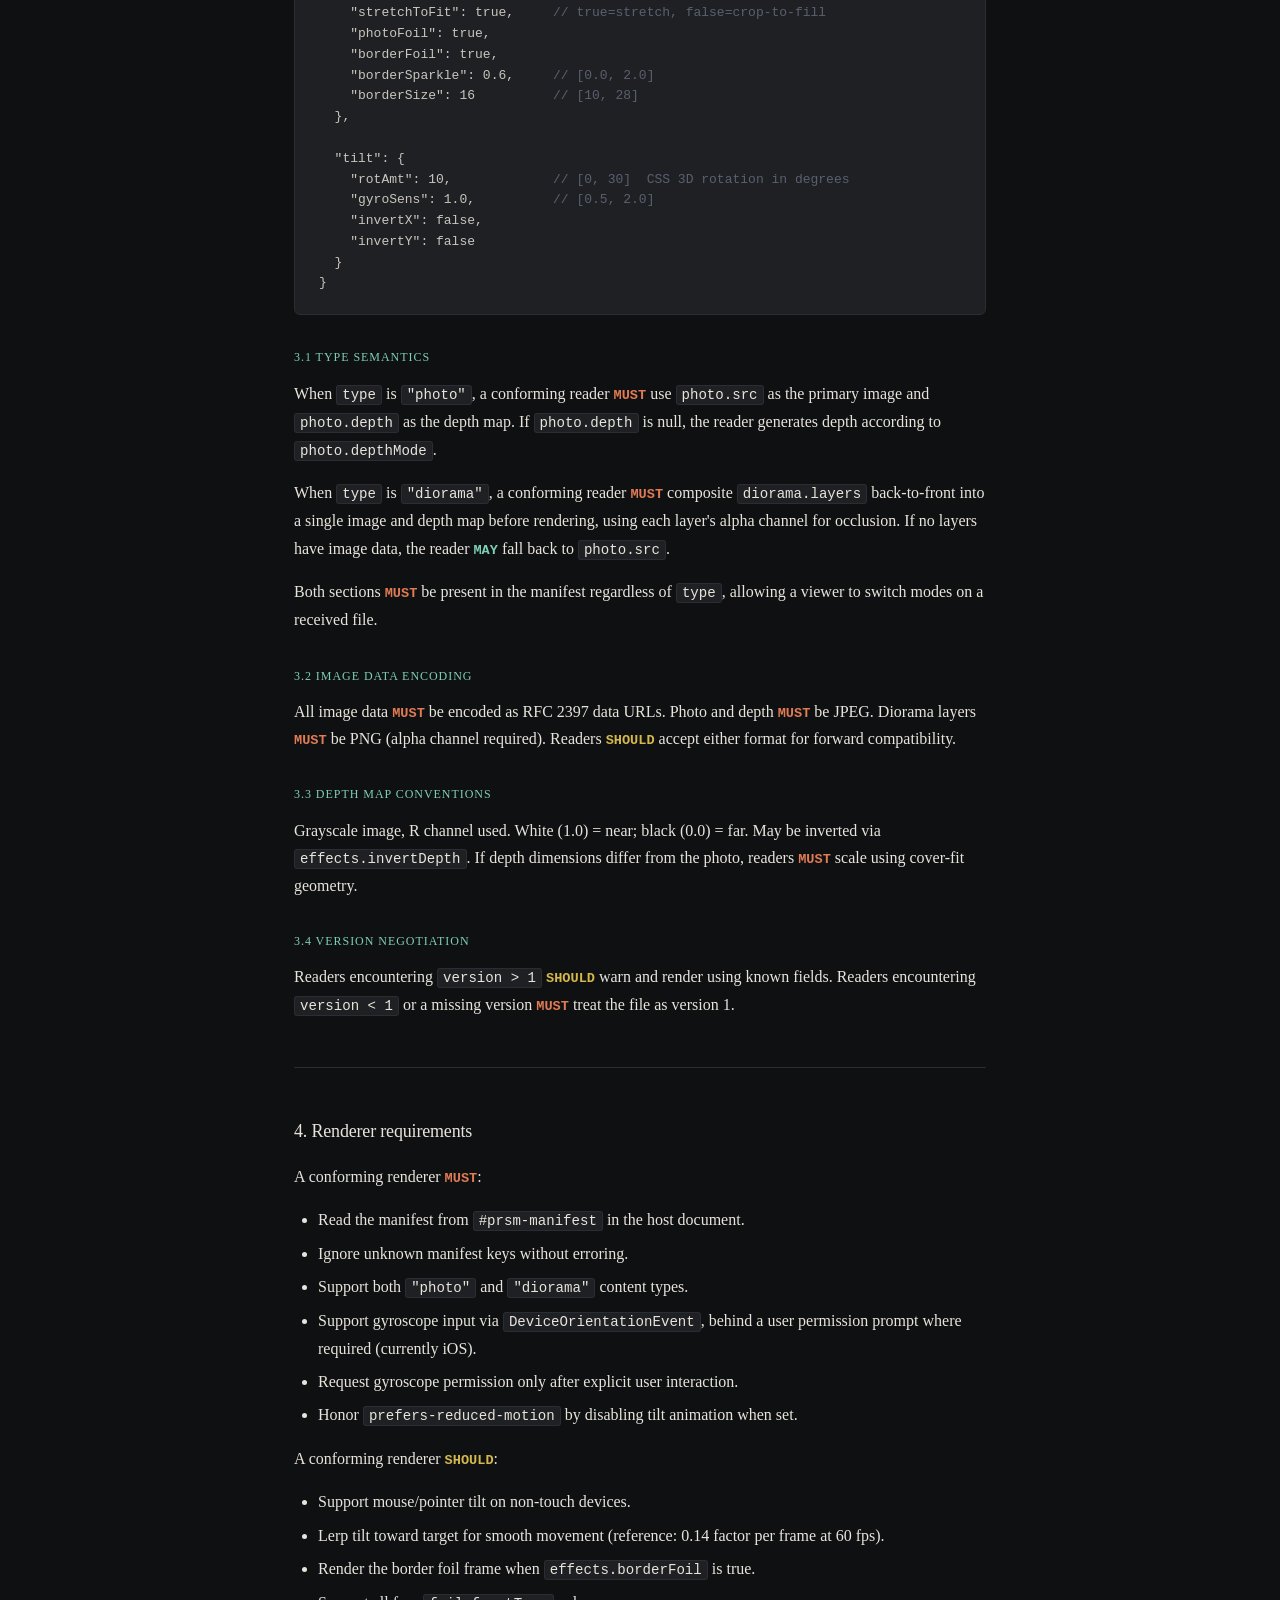
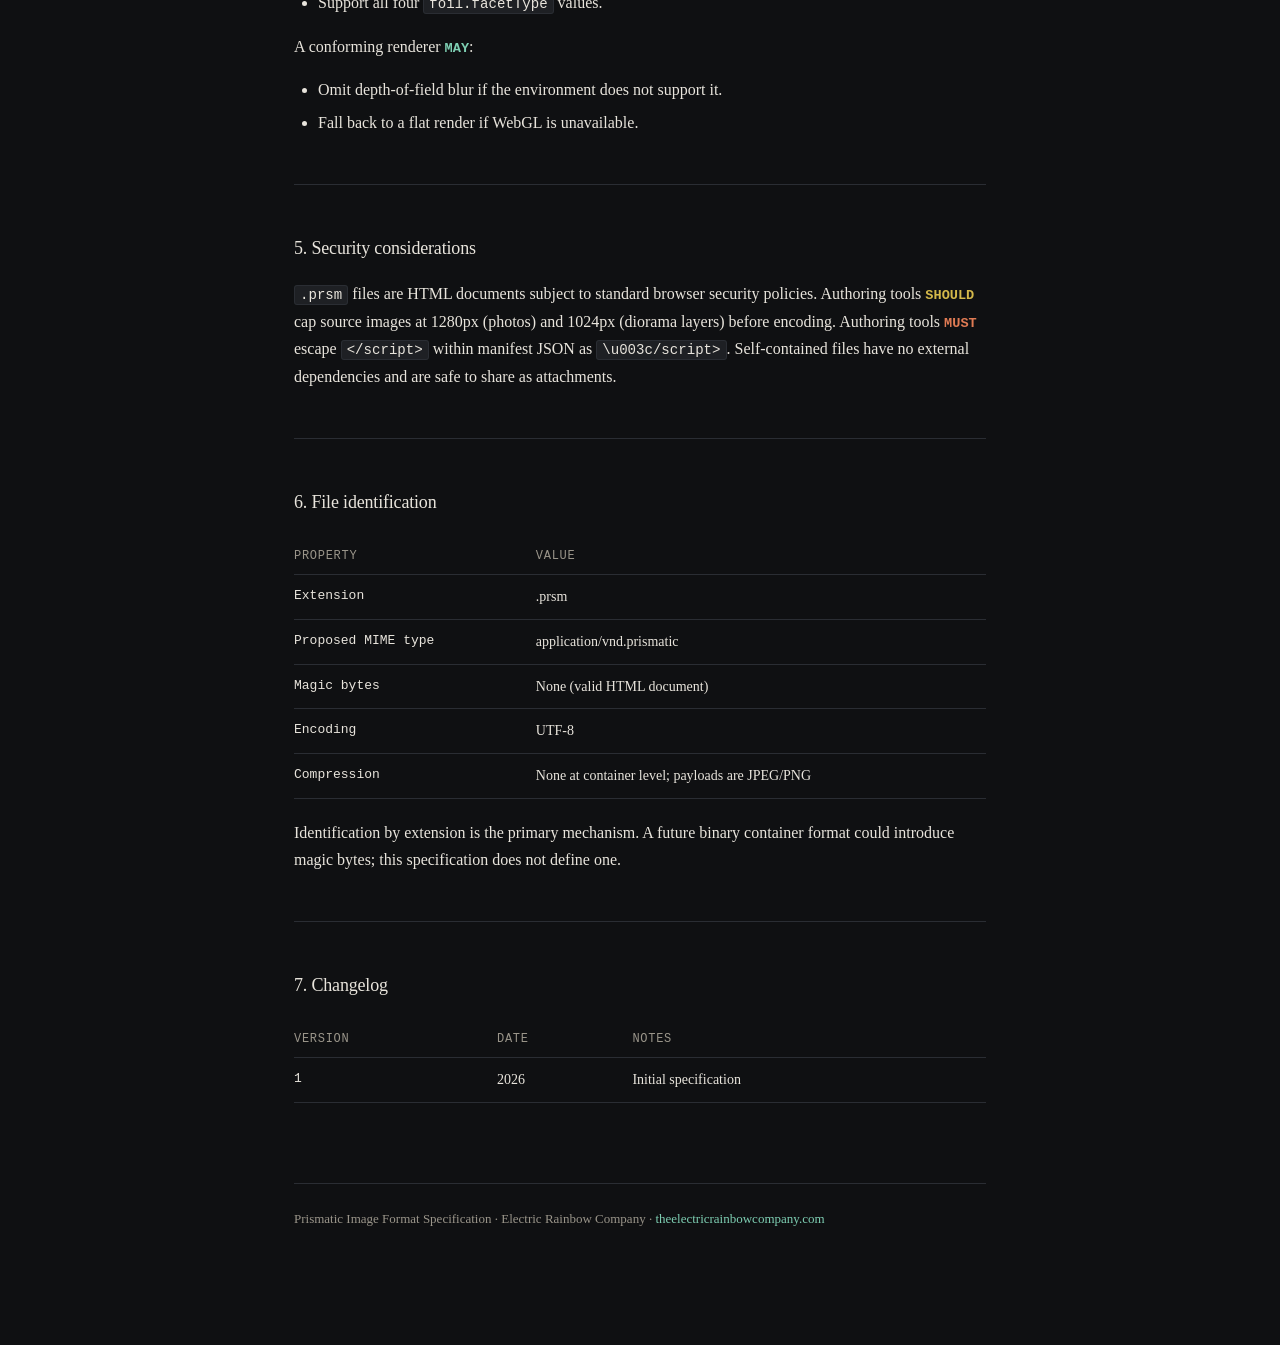
<file: prismatic/spec/index.html>
<!DOCTYPE html>
<html lang="en">
<head>
<meta charset="UTF-8">
<meta name="viewport" content="width=device-width, initial-scale=1.0">
<title>Prismatic Image Format Specification — Electric Rainbow Company</title>
<style>
  :root {
    --bg: #0f1012;
    --surface: #17191d;
    --border: #2a2d33;
    --ink: #e8e4dc;
    --muted: #9a958a;
    --accent: #7ecfb3;
    --code-bg: #1e2024;
  }
  * { margin: 0; padding: 0; box-sizing: border-box; }
  html { background: var(--bg); color: var(--ink); font-family: 'Georgia', serif; }
  body { max-width: 740px; margin: 0 auto; padding: 60px 24px 120px; line-height: 1.7; }
  a { color: var(--accent); text-decoration: none; }
  a:hover { text-decoration: underline; }
  header { margin-bottom: 56px; border-bottom: 1px solid var(--border); padding-bottom: 32px; }
  header .eyebrow { font-family: ui-monospace, monospace; font-size: 11px; letter-spacing: 0.12em; text-transform: uppercase; color: var(--accent); margin-bottom: 16px; }
  header h1 { font-size: 28px; font-weight: normal; letter-spacing: -0.01em; margin-bottom: 20px; }
  .meta-table { border-collapse: collapse; font-family: ui-monospace, monospace; font-size: 13px; }
  .meta-table td { padding: 4px 20px 4px 0; color: var(--muted); }
  .meta-table td:first-child { color: var(--ink); }
  h2 { font-size: 18px; font-weight: normal; letter-spacing: -0.01em; margin: 48px 0 16px; padding-top: 48px; border-top: 1px solid var(--border); }
  h3 { font-size: 12px; font-weight: normal; letter-spacing: 0.08em; text-transform: uppercase; color: var(--accent); margin: 32px 0 12px; }
  p { margin-bottom: 16px; }
  ul, ol { margin: 0 0 16px 24px; }
  li { margin-bottom: 6px; }
  code { font-family: ui-monospace, monospace; font-size: 0.88em; background: var(--code-bg); border: 1px solid var(--border); border-radius: 3px; padding: 1px 5px; }
  pre { background: var(--code-bg); border: 1px solid var(--border); border-radius: 6px; padding: 20px 24px; overflow-x: auto; margin: 20px 0; font-family: ui-monospace, monospace; font-size: 13px; line-height: 1.6; color: #c9c5bd; }
  pre code { background: none; border: none; padding: 0; font-size: inherit; }
  .cm { color: #5a6070; }
  table { border-collapse: collapse; width: 100%; margin: 20px 0; font-size: 14px; }
  th { text-align: left; padding: 8px 16px 8px 0; border-bottom: 1px solid var(--border); color: var(--muted); font-weight: normal; font-family: ui-monospace, monospace; font-size: 12px; text-transform: uppercase; letter-spacing: 0.06em; }
  td { padding: 10px 16px 10px 0; border-bottom: 1px solid var(--border); vertical-align: top; }
  td:first-child { font-family: ui-monospace, monospace; font-size: 13px; }
  .must { color: #e07b54; font-weight: bold; font-family: ui-monospace, monospace; font-size: 0.85em; }
  .should { color: #d4b84a; font-weight: bold; font-family: ui-monospace, monospace; font-size: 0.85em; }
  .may { color: var(--accent); font-weight: bold; font-family: ui-monospace, monospace; font-size: 0.85em; }
  footer { margin-top: 80px; padding-top: 24px; border-top: 1px solid var(--border); font-size: 13px; color: var(--muted); }
</style>
</head>
<body>

<header>
  <div class="eyebrow">Electric Rainbow Company</div>
  <h1>Prismatic Image Format Specification</h1>
  <table class="meta-table">
    <tr><td>Format name</td><td>Prismatic</td></tr>
    <tr><td>Extension</td><td>.prsm</td></tr>
    <tr><td>Proposed MIME type</td><td>application/vnd.prismatic</td></tr>
    <tr><td>Current version</td><td>1</td></tr>
    <tr><td>Schema URL</td><td><a href="https://theelectricrainbowcompany.com/schema/prsm/v1.json">theelectricrainbowcompany.com/schema/prsm/v1.json</a></td></tr>
    <tr><td>Maintainer</td><td><a href="https://theelectricrainbowcompany.com">Electric Rainbow Company</a></td></tr>
  </table>
</header>

<h2>1. Overview</h2>
<p>A <code>.prsm</code> file is a holographic image container. It encodes a photograph or layered composition together with a depth map and rendering parameters sufficient to reproduce a tilt-reactive, iridescent holographic card effect in any conforming viewer.</p>
<p>The file is a valid HTML document with a non-standard extension. Any web browser can open it without a plugin or OS-level file association. The renderer may be inlined in the file (self-contained mode) or loaded from a CDN via a <code>&lt;script&gt;</code> tag (linked mode). The image data and all rendering parameters are encoded in a manifest JSON block embedded in the document <code>&lt;head&gt;</code>.</p>
<p>The format has two content types: <code>photo</code> (a single image with an associated depth map) and <code>diorama</code> (up to four transparent-PNG layers composited at independent depth values). Both types are rendered by the same engine using the same manifest schema.</p>

<h2>2. File structure</h2>
<p>A conforming <code>.prsm</code> file must be a valid HTML5 document containing exactly:</p>
<ol>
  <li>A <code>&lt;script type="application/json" id="prsm-manifest"&gt;</code> element in the <code>&lt;head&gt;</code> whose text content is the manifest JSON (see §3).</li>
  <li>A <code>&lt;prismatic-card&gt;</code> custom element in the <code>&lt;body&gt;</code>.</li>
  <li>A <code>&lt;script&gt;</code> element that defines the <code>prismatic-card</code> custom element — either inline (self-contained mode) or as a <code>src</code> reference (linked mode).</li>
</ol>

<h3>2.1 Self-contained mode</h3>
<p>The engine script is inlined verbatim. The file opens and renders with no network access. This is the default output of the Prismatic authoring tool.</p>
<pre><code>&lt;!DOCTYPE html&gt;
&lt;html lang="en"&gt;
&lt;head&gt;
  &lt;meta charset="UTF-8"&gt;
  &lt;script type="application/json" id="prsm-manifest"&gt;
    { ...manifest JSON... }
  &lt;/script&gt;
&lt;/head&gt;
&lt;body&gt;
  &lt;prismatic-card&gt;&lt;/prismatic-card&gt;
  &lt;script&gt;/* prismatic.js inlined */&lt;/script&gt;
&lt;/body&gt;
&lt;/html&gt;</code></pre>

<h3>2.2 Linked mode</h3>
<p>The engine is loaded from a URL. Linked-mode files are not self-contained and may fail to render offline.</p>
<pre><code>&lt;prismatic-card&gt;&lt;/prismatic-card&gt;
&lt;script src="https://theelectricrainbowcompany.com/prismatic.js"&gt;&lt;/script&gt;</code></pre>

<h3>2.3 Prohibited patterns</h3>
<p>A <code>.prsm</code> file <span class="must">MUST NOT</span> contain a literal <code>&lt;/script&gt;</code> inside any <code>&lt;script&gt;</code> element's text content. The sequence must be escaped as <code>\u003c/script&gt;</code>.</p>

<h2>3. Manifest schema</h2>
<p>The manifest is a UTF-8 JSON object. Unknown keys <span class="must">MUST</span> be ignored by conforming readers. All fields are optional except <code>version</code> and <code>type</code>.</p>

<pre><code>{
  "$schema": "https://theelectricrainbowcompany.com/schema/prsm/v1.json",
  "version": 1,               <span class="cm">// integer, required</span>
  "type": "photo",            <span class="cm">// string, required — "photo" | "diorama"</span>
  "title": "Untitled",

  "photo": {
    "src": null,              <span class="cm">// string | null — base64 JPEG data URL</span>
    "depth": null,            <span class="cm">// string | null — base64 JPEG data URL</span>
    "depthMode": "custom"     <span class="cm">// "custom" | "heuristic" | "auto"</span>
  },

  "diorama": {
    "layers": [               <span class="cm">// 0–4 objects, back-to-front</span>
      {
        "src": null,          <span class="cm">// string | null — base64 PNG data URL</span>
        "depth": 0.0,         <span class="cm">// [-1.0, 1.0]  negative=near, positive=far</span>
        "opacity": 1.0        <span class="cm">// [0.0, 1.0]</span>
      }
    ],
    "strength": 70            <span class="cm">// [0, 100]</span>
  },

  "foil": {
    "style": "spectrum",      <span class="cm">// "spectrum" | "mono"</span>
    "hue": 140,               <span class="cm">// [0, 360]  base hue in degrees (mono only)</span>
    "grain": 0.45,            <span class="cm">// [0.0, 1.0]  per-facet grain (mono only)</span>
    "opacity": 0.45,          <span class="cm">// [0.0, 1.0]</span>
    "sparkle": 0.7,           <span class="cm">// [0.0, 2.0]</span>
    "size": 16,               <span class="cm">// [10, 28]  logical pixels</span>
    "facetType": "diamond"    <span class="cm">// "diamond" | "hex" | "prism" | "flecks"</span>
  },

  "effects": {
    "strength": 0.18,         <span class="cm">// [0.0, 1.0]  parallax displacement</span>
    "focus": 0.5,             <span class="cm">// [0.0, 1.0]  depth focal plane</span>
    "edge": 0.18,             <span class="cm">// [0.0, 1.0]  edge-fill softness</span>
    "blur": 0.0,              <span class="cm">// [0.0, 1.0]  depth-of-field</span>
    "brightness": 1.0,        <span class="cm">// [0.4, 1.8]</span>
    "saturation": 1.0,        <span class="cm">// [0.0, 2.0]</span>
    "tintHue": 190,           <span class="cm">// [0, 360]</span>
    "tintAmount": 0.0,        <span class="cm">// [0.0, 1.0]</span>
    "chromAb": 0.0,           <span class="cm">// [0.0, 1.0]  chromatic aberration</span>
    "vignette": 0.3,          <span class="cm">// [0.0, 1.0]</span>
    "grain": 0.04,            <span class="cm">// [0.0, 1.0]  animated film grain</span>
    "photoOpacity": 1.0,      <span class="cm">// [0.0, 1.0]</span>
    "invertDepth": false,
    "wrapTilt": false,        <span class="cm">// sine-wrap tilt input</span>
    "stretchToFit": true,     <span class="cm">// true=stretch, false=crop-to-fill</span>
    "photoFoil": true,
    "borderFoil": true,
    "borderSparkle": 0.6,     <span class="cm">// [0.0, 2.0]</span>
    "borderSize": 16          <span class="cm">// [10, 28]</span>
  },

  "tilt": {
    "rotAmt": 10,             <span class="cm">// [0, 30]  CSS 3D rotation in degrees</span>
    "gyroSens": 1.0,          <span class="cm">// [0.5, 2.0]</span>
    "invertX": false,
    "invertY": false
  }
}</code></pre>

<h3>3.1 Type semantics</h3>
<p>When <code>type</code> is <code>"photo"</code>, a conforming reader <span class="must">MUST</span> use <code>photo.src</code> as the primary image and <code>photo.depth</code> as the depth map. If <code>photo.depth</code> is null, the reader generates depth according to <code>photo.depthMode</code>.</p>
<p>When <code>type</code> is <code>"diorama"</code>, a conforming reader <span class="must">MUST</span> composite <code>diorama.layers</code> back-to-front into a single image and depth map before rendering, using each layer's alpha channel for occlusion. If no layers have image data, the reader <span class="may">MAY</span> fall back to <code>photo.src</code>.</p>
<p>Both sections <span class="must">MUST</span> be present in the manifest regardless of <code>type</code>, allowing a viewer to switch modes on a received file.</p>

<h3>3.2 Image data encoding</h3>
<p>All image data <span class="must">MUST</span> be encoded as RFC 2397 data URLs. Photo and depth <span class="must">MUST</span> be JPEG. Diorama layers <span class="must">MUST</span> be PNG (alpha channel required). Readers <span class="should">SHOULD</span> accept either format for forward compatibility.</p>

<h3>3.3 Depth map conventions</h3>
<p>Grayscale image, R channel used. White (1.0) = near; black (0.0) = far. May be inverted via <code>effects.invertDepth</code>. If depth dimensions differ from the photo, readers <span class="must">MUST</span> scale using cover-fit geometry.</p>

<h3>3.4 Version negotiation</h3>
<p>Readers encountering <code>version &gt; 1</code> <span class="should">SHOULD</span> warn and render using known fields. Readers encountering <code>version &lt; 1</code> or a missing version <span class="must">MUST</span> treat the file as version 1.</p>

<h2>4. Renderer requirements</h2>
<p>A conforming renderer <span class="must">MUST</span>:</p>
<ul>
  <li>Read the manifest from <code>#prsm-manifest</code> in the host document.</li>
  <li>Ignore unknown manifest keys without erroring.</li>
  <li>Support both <code>"photo"</code> and <code>"diorama"</code> content types.</li>
  <li>Support gyroscope input via <code>DeviceOrientationEvent</code>, behind a user permission prompt where required (currently iOS).</li>
  <li>Request gyroscope permission only after explicit user interaction.</li>
  <li>Honor <code>prefers-reduced-motion</code> by disabling tilt animation when set.</li>
</ul>
<p>A conforming renderer <span class="should">SHOULD</span>:</p>
<ul>
  <li>Support mouse/pointer tilt on non-touch devices.</li>
  <li>Lerp tilt toward target for smooth movement (reference: 0.14 factor per frame at 60 fps).</li>
  <li>Render the border foil frame when <code>effects.borderFoil</code> is true.</li>
  <li>Support all four <code>foil.facetType</code> values.</li>
</ul>
<p>A conforming renderer <span class="may">MAY</span>:</p>
<ul>
  <li>Omit depth-of-field blur if the environment does not support it.</li>
  <li>Fall back to a flat render if WebGL is unavailable.</li>
</ul>

<h2>5. Security considerations</h2>
<p><code>.prsm</code> files are HTML documents subject to standard browser security policies. Authoring tools <span class="should">SHOULD</span> cap source images at 1280px (photos) and 1024px (diorama layers) before encoding. Authoring tools <span class="must">MUST</span> escape <code>&lt;/script&gt;</code> within manifest JSON as <code>\u003c/script&gt;</code>. Self-contained files have no external dependencies and are safe to share as attachments.</p>

<h2>6. File identification</h2>
<table>
  <tr><th>Property</th><th>Value</th></tr>
  <tr><td>Extension</td><td>.prsm</td></tr>
  <tr><td>Proposed MIME type</td><td>application/vnd.prismatic</td></tr>
  <tr><td>Magic bytes</td><td>None (valid HTML document)</td></tr>
  <tr><td>Encoding</td><td>UTF-8</td></tr>
  <tr><td>Compression</td><td>None at container level; payloads are JPEG/PNG</td></tr>
</table>
<p>Identification by extension is the primary mechanism. A future binary container format could introduce magic bytes; this specification does not define one.</p>

<h2>7. Changelog</h2>
<table>
  <tr><th>Version</th><th>Date</th><th>Notes</th></tr>
  <tr><td>1</td><td>2026</td><td>Initial specification</td></tr>
</table>

<footer>
  <p>Prismatic Image Format Specification · Electric Rainbow Company · <a href="https://theelectricrainbowcompany.com">theelectricrainbowcompany.com</a></p>
</footer>

</body>
</html>
</file>
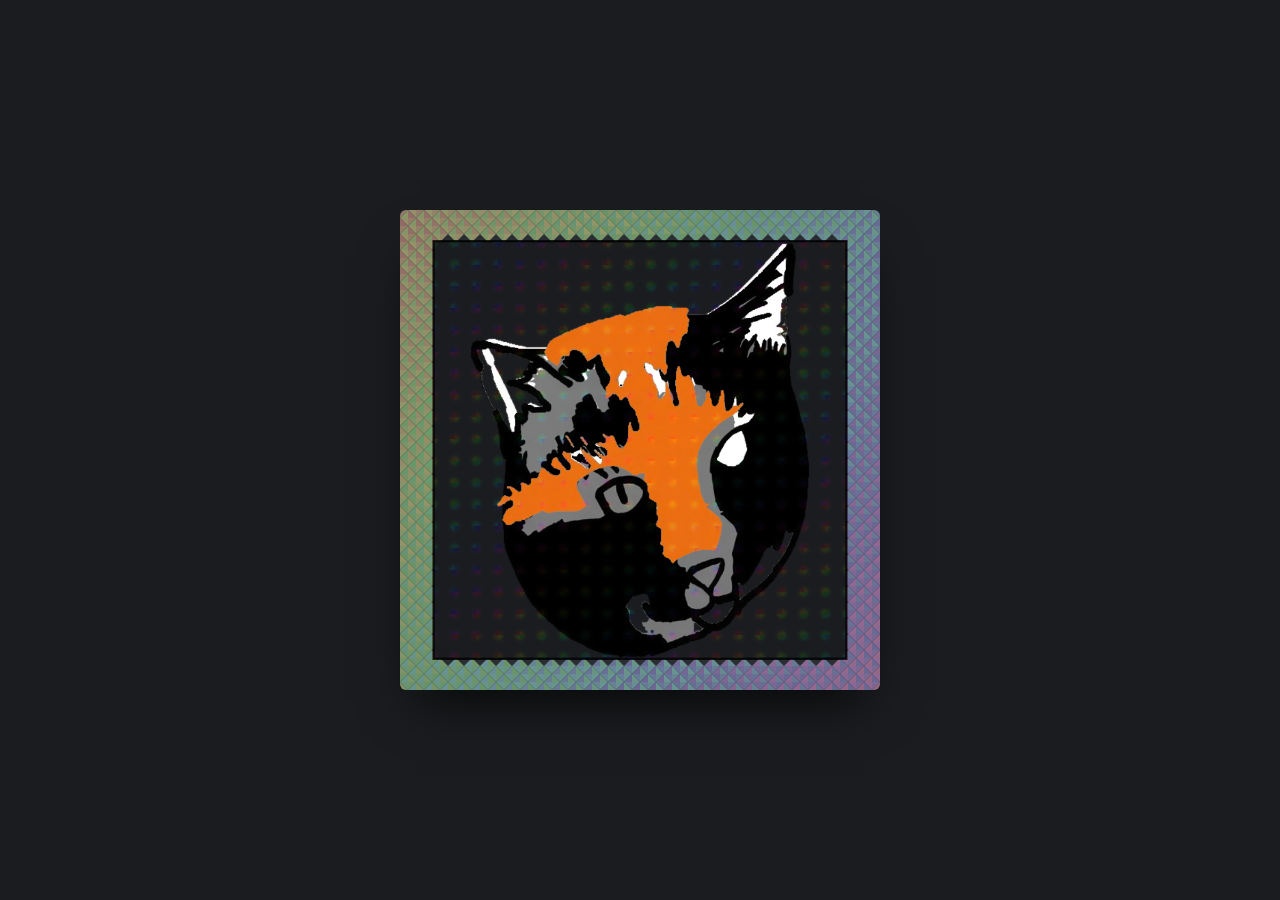
<file: cat.prsm.html>
<!DOCTYPE html>
<html lang="en">
<head>
<meta charset="UTF-8">
<meta name="viewport" content="width=device-width, initial-scale=1.0, viewport-fit=cover">
<title>Prismatic — Cat</title>
<style>
  * { margin: 0; padding: 0; box-sizing: border-box; }
  body {
    min-height: 100dvh;
    background: #1a1c1f;
    display: flex;
    align-items: center;
    justify-content: center;
  }
  prismatic-card {
    width: min(480px, 92vw);
    aspect-ratio: 1;
  }
</style>
<script type="application/json" id="prsm-manifest">
{
  "version": 1,
  "type": "diorama",
  "title": "Cat",
  "photo": {
    "src": null,
    "depth": null,
    "depthMode": "custom"
  },
  "diorama": {
    "layers": [
      {
        "src": "[data-uri]",
        "depth": 0.64,
        "opacity": 1
      },
      {
        "src": "[data-uri]",
        "depth": 0.12,
        "opacity": 1
      },
      {
        "src": "[data-uri]",
        "depth": -0.35,
        "opacity": 1
      },
      {
        "src": null,
        "depth": 0.6,
        "opacity": 1
      }
    ],
    "strength": 29
  },
  "foil": {
    "style": "spectrum",
    "hue": 140,
    "grain": 0.45,
    "opacity": 0.45,
    "sparkle": 0.7,
    "size": 16,
    "facetType": "diamond"
  },
  "effects": {
    "strength": 0.045,
    "focus": 0.45,
    "edge": 0.35,
    "blur": 0.25,
    "brightness": 1,
    "saturation": 1,
    "tintHue": 190,
    "tintAmount": 0,
    "chromAb": 0,
    "vignette": 0,
    "grain": 0,
    "photoOpacity": 1,
    "invertDepth": true,
    "wrapTilt": false,
    "stretchToFit": true,
    "photoFoil": true,
    "borderFoil": true,
    "borderSparkle": 0.7,
    "borderSize": 16
  },
  "tilt": {
    "rotAmt": 14,
    "gyroSens": 1.75,
    "invertX": false,
    "invertY": false
  }
}
</script>
</head>
<body>
<prismatic-card></prismatic-card>
<script>
// Shared WebGL shader source — vertex + fragment — used by both the
// photo-parallax.html studio (live editing) and prismatic.js (the
// <prismatic-card> viewer rendered from exported .prsm manifests).
// Single source of truth: edit here, both consumers pick it up.
(function (global) {
  const VS = `
attribute vec2 aPos;
varying vec2 vUv;
void main() {
  vUv = aPos * 0.5 + 0.5;
  vUv.y = 1.0 - vUv.y;
  gl_Position = vec4(aPos, 0.0, 1.0);
}`;

  const FS = `
precision mediump float;
varying vec2 vUv;
uniform sampler2D uPhoto;
uniform sampler2D uDepth;
uniform vec2 uTilt;
uniform float uStrength;
uniform float uFocus;
uniform float uEdge;
uniform float uBlur;
uniform float uSoftBlur;
uniform float uInvert;
uniform float uShowDepth;
uniform vec2 uTexel;
uniform float uBrightness;
uniform float uSaturation;
uniform float uTintHue;
uniform float uTintAmount;
uniform float uPhotoFoil;
uniform float uFoilOpacity;
uniform float uFoilSparkle;
uniform float uFoilScale;
uniform float uFoilMono;
uniform float uFoilVintage;
uniform float uFoilHue;
uniform float uFoilGrainAmt;
uniform float uEmbossStrength;
uniform float uChromAb;
uniform float uVignette;
uniform float uGrain;
uniform float uTime;
uniform float uPhotoOpacity;
uniform float uFacetType;
uniform vec2 uCoverScale;

float sampleDepth(vec2 uv) {
  float d = texture2D(uDepth, clamp(uv, 0.0, 1.0)).r;
  return mix(d, 1.0 - d, uInvert);
}

vec3 hsv2rgb(vec3 c) {
  vec3 rgb = clamp(abs(mod(c.x * 6.0 + vec3(0.0, 4.0, 2.0), 6.0) - 3.0) - 1.0, 0.0, 1.0);
  return c.z * mix(vec3(1.0), rgb, c.y);
}

vec3 softLight(vec3 base, vec3 blend) {
  return mix(
    2.0 * base * blend + base * base * (1.0 - 2.0 * blend),
    sqrt(base) * (2.0 * blend - 1.0) + 2.0 * base * (1.0 - blend),
    step(0.5, blend)
  );
}

float hash21(vec2 p) {
  p = fract(p * vec2(123.34, 456.21));
  p += dot(p, p + 45.32);
  return fract(p.x * p.y);
}

void main() {
  // stretch-to-fit vs crop-to-fill: transform screen-space vUv into
  // photo-space uv. When stretchToFit is on, uCoverScale is (1,1) and this
  // is a no-op — matches the original always-stretch behavior exactly.
  vec2 pUv = 0.5 + (vUv - 0.5) * uCoverScale;

  float d = sampleDepth(pUv);
  if (uShowDepth > 0.5) {
    gl_FragColor = vec4(vec3(d), 1.0);
    return;
  }

  vec2 disp = uTilt * (d - uFocus) * uStrength;
  vec2 uv = pUv + disp;

  // soft edge: pull samples back toward the frame so holes are less obvious
  vec2 edgeUv = abs(uv - 0.5) * 2.0;
  float edgeAmt = max(edgeUv.x, edgeUv.y);
  float edgeFade = smoothstep(1.0 - uEdge * 0.35, 1.0 + uEdge * 0.15, edgeAmt);
  uv = mix(uv, clamp(uv, 0.002, 0.998), edgeFade);

  // cheap depth-of-field: blend neighboring samples when far from focus
  float coc = abs(d - uFocus) * uBlur;
  vec3 col = texture2D(uPhoto, clamp(uv, 0.0, 1.0)).rgb;
  if (uSoftBlur > 0.001) {
    vec2 o = uTexel * (1.0 + uSoftBlur * 10.0);
    vec3 soft =
      texture2D(uPhoto, clamp(uv + vec2( o.x, 0.0), 0.0, 1.0)).rgb +
      texture2D(uPhoto, clamp(uv + vec2(-o.x, 0.0), 0.0, 1.0)).rgb +
      texture2D(uPhoto, clamp(uv + vec2(0.0,  o.y), 0.0, 1.0)).rgb +
      texture2D(uPhoto, clamp(uv + vec2(0.0, -o.y), 0.0, 1.0)).rgb;
    col = mix(col, soft * 0.25, uSoftBlur);
  }
  if (coc > 0.01) {
    vec2 o = uTexel * (1.0 + coc * 8.0);
    vec3 blur =
      texture2D(uPhoto, clamp(uv + vec2( o.x, 0.0), 0.0, 1.0)).rgb +
      texture2D(uPhoto, clamp(uv + vec2(-o.x, 0.0), 0.0, 1.0)).rgb +
      texture2D(uPhoto, clamp(uv + vec2(0.0,  o.y), 0.0, 1.0)).rgb +
      texture2D(uPhoto, clamp(uv + vec2(0.0, -o.y), 0.0, 1.0)).rgb;
    col = mix(col, blur * 0.25, clamp(coc * 1.8, 0.0, 0.85));
  }

  // chromatic aberration: R/B channels sampled with a tilt-scaled offset —
  // reinforces the parallax direction as an actual lens cue instead of a
  // pure flat-color shift.
  if (uChromAb > 0.001) {
    vec2 caOffset = uTilt * uChromAb * uTexel * 30.0;
    float rC = texture2D(uPhoto, clamp(uv + caOffset, 0.0, 1.0)).r;
    float bC = texture2D(uPhoto, clamp(uv - caOffset, 0.0, 1.0)).b;
    col.r = mix(col.r, rC, 0.85);
    col.b = mix(col.b, bC, 0.85);
  }

  // brightness / saturation / tint
  col *= uBrightness;
  float luma = dot(col, vec3(0.2126, 0.7152, 0.0722));
  col = mix(vec3(luma), col, uSaturation);
  if (uTintAmount > 0.001) {
    vec3 tint = hsv2rgb(vec3(uTintHue / 360.0, 0.65, 1.0));
    col = mix(col, col * tint, uTintAmount);
  }

  // transparent holographic film over the photograph
  if (uPhotoFoil > 0.5 && uFoilOpacity > 0.001) {
    float scale = max(4.0, uFoilScale);
    vec2 p = uv * scale + uTilt * 1.8;

    vec2 g, f;
    if (uFacetType < 0.5) {
      // diamond (original): square grid, quadrant split
      g = floor(p);
      f = fract(p) - 0.5;
    } else if (uFacetType < 1.5) {
      // hex: two offset square lattices, nearest wins — standard robust
      // technique for hex tiling without a dedicated hex-distance function
      vec2 s = vec2(1.0, 1.7320508);
      vec2 a = mod(p, s) - s * 0.5;
      vec2 b = mod(p - s * 0.5, s) - s * 0.5;
      bool useA = dot(a, a) < dot(b, b);
      f = useA ? a : b;
      g = useA ? floor(p / s) : floor((p - s * 0.5) / s) + vec2(0.5);
    } else if (uFacetType < 2.5) {
      // prism: sheared strips
      vec2 pp = vec2(p.x - p.y * 0.6, p.y);
      g = floor(pp);
      f = fract(pp) - 0.5;
    } else {
      // flecks: jittered nearest-point search — irregular shard look
      // without literal polygon fills (not possible per-fragment)
      vec2 baseCell = floor(p);
      float minD = 10.0;
      g = baseCell;
      f = vec2(0.0);
      for (int yy = -1; yy <= 1; yy++) {
        for (int xx = -1; xx <= 1; xx++) {
          vec2 c = baseCell + vec2(float(xx), float(yy));
          vec2 jitter = vec2(hash21(c), hash21(c + vec2(11.0, 7.0))) - 0.5;
          vec2 pt = c + 0.5 + jitter * 0.7;
          float dd = distance(p, pt);
          if (dd < minD) { minD = dd; g = c; f = p - pt; }
        }
      }
    }

    float qi = step(0.0, f.x) + step(0.0, f.y) * 2.0;
    vec2 face = sign(f + 1e-4);
    float facing = 0.35
      + (1.0 - min(1.0, length(f) * 2.4)) * 0.9
      + dot(face, uTilt) * 0.35
      + (d - 0.5) * 0.15;
    facing = clamp(facing, 0.0, 1.4);
    float spark = pow(clamp(facing, 0.0, 1.0), 3.0) * uFoilSparkle;
    float hue = fract(
      (g.x + g.y) * 0.07 + qi * 0.08
      + uv.x * 0.45 + uv.y * 0.28
      + uTilt.x * 0.22 - uTilt.y * 0.18
    );
    float sat = mix(0.18, 0.95, clamp(spark * 1.35, 0.0, 1.0));
    float lit = mix(0.4, 0.95, clamp(spark, 0.0, 1.0));

    if (uFoilMono > 0.5) {
      // Flat single-hue foil, no hue-cycling across the surface — reads as
      // an old laser-etched security-sticker hologram (fixed green/silver
      // tint, brightness-only sparkle) instead of a diffraction grating.
      // Grain is baked per-facet (not tilt-dependent) so it reads as a
      // physical texture on the material rather than a flicker.
      hue = fract(uFoilHue);
      sat = mix(0.08, 0.5, clamp(spark * 1.2, 0.0, 1.0));
      float grainN = hash21(g * 3.1 + qi * 7.0) - 0.5;
      lit = clamp(lit + grainN * uFoilGrainAmt * 0.4, 0.0, 1.0);

      // vintage embossed relief — normal-from-depth, lit against tilt
      if (uFoilVintage > 0.5 && uEmbossStrength > 0.001) {
        vec2 embossStep = uTexel * 14.0;
        float dL = sampleDepth(pUv - vec2(embossStep.x, 0.0));
        float dR = sampleDepth(pUv + vec2(embossStep.x, 0.0));
        float dT = sampleDepth(pUv - vec2(0.0, embossStep.y));
        float dB = sampleDepth(pUv + vec2(0.0, embossStep.y));
        vec3 normal = normalize(vec3((dL - dR) * uEmbossStrength, (dT - dB) * uEmbossStrength, 1.0));
        vec3 lightDir = normalize(vec3(uTilt.x * 0.85, -uTilt.y * 0.85, 0.7));
        float relief = clamp(dot(normal, lightDir) * 0.5 + 0.5, 0.0, 1.0);
        lit *= mix(0.72, 1.38, relief);
        lit = clamp(lit, 0.0, 1.0);
      }
    }

    vec3 foil = hsv2rgb(vec3(hue, sat, lit));
    float alpha = uFoilOpacity * mix(0.1, 1.0, clamp(spark, 0.0, 1.0));
    // soft-light keeps the photo readable underneath
    col = mix(col, softLight(col, foil), alpha);
    // tiny specular kick so it reads as film, not a tint
    col += foil * (spark * uFoilOpacity * 0.18);
  }

  // vignette the well slightly so foil border reads (fixed, always on)
  float vig = smoothstep(1.15, 0.55, length((vUv - 0.5) * vec2(1.05, 1.2)));
  col *= mix(0.88, 1.0, vig);

  // user-controllable vignette, on top of the fixed one above
  if (uVignette > 0.001) {
    float vigUser = smoothstep(1.2, 0.25, length((vUv - 0.5) * vec2(1.0, 1.15)));
    col *= mix(1.0, vigUser, uVignette);
  }

  // film grain: animated so it flickers like real photographic grain
  // rather than reading as a static dirty-lens texture
  if (uGrain > 0.001) {
    float g = (hash21(gl_FragCoord.xy + uTime * 60.0) - 0.5) * uGrain;
    col += vec3(g);
  }

  // vintage haze post-process — lifted blacks, milky pattern, cheap bloom
  if (uFoilVintage > 0.5) {
    col = col + vec3(0.055) * (1.0 - col);
    float hazeA = hash21(vUv * 4.0 + vec2(uTime * 0.012));
    float hazeB = hash21(vUv * 2.5 + 7.31);
    float hazePat = mix(hazeA, hazeB, 0.45);
    col += vec3(hazePat * 0.075 - 0.028);
    float lum = dot(col, vec3(0.2126, 0.7152, 0.0722));
    float bloom = smoothstep(0.35, 0.75, lum);
    col += col * bloom * 0.4;
  }

  col = clamp(col, 0.0, 1.0);

  // photo opacity: fade the whole rendered photo (incl. foil/grain/vignette)
  // toward a fixed backdrop color rather than true alpha, since the GL
  // context is opaque (alpha:false) — cheaper and avoids compositing bugs.
  vec3 backdrop = vec3(0.102, 0.086, 0.071);
  col = mix(backdrop, col, uPhotoOpacity);

  gl_FragColor = vec4(clamp(col, 0.0, 1.0), 1.0);
}`;

  global.PrismaticShaders = { VS, FS };
})(window);

</script>
<script>
/**
 * Prismatic — shared holographic card renderer
 * Electric Rainbow · .prsm viewer
 */
(function () {
'use strict';

const clamp = (v, lo, hi) => Math.max(lo, Math.min(hi, v));
const fract = (v) => v - Math.floor(v);
const mix = (a, b, t) => a + (b - a) * t;
const hsl = (h, s, l) => `hsl(${((h % 360) + 360) % 360} ${s}% ${l}%)`;
const wrapDelta = (a, b) => { let d = a - b; return d - Math.round(d); };

function compile(gl, type, src) {
  const s = gl.createShader(type);
  gl.shaderSource(s, src);
  gl.compileShader(s);
  if (!gl.getShaderParameter(s, gl.COMPILE_STATUS)) {
    throw new Error(gl.getShaderInfoLog(s) || 'shader error');
  }
  return s;
}

function loadImageFromUrl(url) {
  return new Promise((resolve, reject) => {
    const img = new Image();
    img.onload = () => resolve(img);
    img.onerror = reject;
    img.src = url;
  });
}

function drawCover(img, w, h) {
  const c = document.createElement('canvas');
  c.width = w;
  c.height = h;
  const ctx = c.getContext('2d');
  const scale = Math.max(w / img.width, h / img.height);
  const sw = img.width * scale;
  const sh = img.height * scale;
  ctx.drawImage(img, (w - sw) / 2, (h - sh) / 2, sw, sh);
  return c;
}

function makeFakeDepth(w, h) {
  const c = document.createElement('canvas');
  c.width = w;
  c.height = h;
  const ctx = c.getContext('2d');
  const img = ctx.createImageData(w, h);
  const cx = w * 0.58;
  const cy = h * 0.55;
  for (let y = 0; y < h; y++) {
    for (let x = 0; x < w; x++) {
      const nx = (x - cx) / w;
      const ny = (y - cy) / h;
      const r = Math.sqrt(nx * nx * 1.1 + ny * ny);
      let d = 1 - clamp(r * 1.55, 0, 1);
      d = Math.pow(d, 1.35);
      d *= mix(0.55, 1, clamp(x / w, 0, 1));
      const v = clamp(d * 255, 0, 255) | 0;
      const i = (y * w + x) * 4;
      img.data[i] = v;
      img.data[i + 1] = v;
      img.data[i + 2] = v;
      img.data[i + 3] = 255;
    }
  }
  ctx.putImageData(img, 0, 0);
  return c;
}

async function buildDioramaComposite(layers) {
  const size = 900;
  const composite = document.createElement('canvas');
  composite.width = size;
  composite.height = size;
  const cctx = composite.getContext('2d');
  cctx.fillStyle = '#1a1c1f';
  cctx.fillRect(0, 0, size, size);

  const depth = document.createElement('canvas');
  depth.width = size;
  depth.height = size;
  const dctx = depth.getContext('2d');
  dctx.fillStyle = 'rgb(0,0,0)';
  dctx.fillRect(0, 0, size, size);

  const ordered = layers
    .map((l, i) => ({ img: l.img ?? l.src ?? null, depth: l.depth, opacity: l.opacity, i }))
    .filter((l) => l.img)
    .sort((a, b) => a.depth - b.depth);

  for (const l of ordered) {
    let img;
    try {
      img = await loadImageFromUrl(l.img);
    } catch (_) {
      continue;
    }
    const scale = Math.min(size / img.width, size / img.height) * 0.88;
    const dw = img.width * scale;
    const dh = img.height * scale;
    const dx = (size - dw) / 2;
    const dy = (size - dh) / 2;

    cctx.globalAlpha = l.opacity;
    cctx.drawImage(img, dx, dy, dw, dh);
    cctx.globalAlpha = 1;

    const gray = Math.round(((l.depth + 1) / 2) * 255);
    const mask = document.createElement('canvas');
    mask.width = size;
    mask.height = size;
    const mctx = mask.getContext('2d');
    mctx.drawImage(img, dx, dy, dw, dh);
    mctx.globalCompositeOperation = 'source-in';
    mctx.fillStyle = `rgb(${gray},${gray},${gray})`;
    mctx.fillRect(0, 0, size, size);
    dctx.drawImage(mask, 0, 0);
  }

  return { composite, depth, hasAny: ordered.length > 0 };
}

const FOIL_STYLES = new Set(['spectrum', 'mono', 'vintage']);

function normalizeFoilStyle(style) {
  return FOIL_STYLES.has(style) ? style : 'spectrum';
}

function manifestToParams(manifest) {
  const foil = manifest.foil || {};
  const effects = manifest.effects || {};
  const tilt = manifest.tilt || {};
  const foilStyle = normalizeFoilStyle(foil.style);
  return {
    depthMode: manifest.photo?.depthMode || 'custom',
    strength: effects.strength ?? 0.18,
    focus: effects.focus ?? 0.5,
    edge: effects.edge ?? 0.18,
    blur: effects.blur ?? 0,
    softBlur: effects.softBlur ?? 0,
    invertDepth: !!effects.invertDepth,
    wrapTilt: !!effects.wrapTilt,
    showDepth: false,
    brightness: effects.brightness ?? 1,
    saturation: effects.saturation ?? 1,
    tintHue: effects.tintHue ?? 190,
    tintAmount: effects.tintAmount ?? 0,
    photoFoil: effects.photoFoil !== false,
    foilStyle,
    foilHue: foil.hue ?? 140,
    foilGrain: foil.grain ?? 0.45,
    foilEmbossStrength: foil.embossStrength ?? 0.4,
    foilOpacity: foil.opacity ?? 0.45,
    borderFoil: effects.borderFoil !== false,
    foilSparkle: foil.sparkle ?? 0.7,
    foilSize: foil.size ?? 16,
    borderSparkle: effects.borderSparkle ?? foil.sparkle ?? 0.6,
    borderSize: effects.borderSize ?? foil.size ?? 16,
    gyroSens: tilt.gyroSens ?? 1,
    invertGyroX: !!tilt.invertX,
    invertGyroY: !!tilt.invertY,
    chromAb: effects.chromAb ?? 0,
    vignette: effects.vignette ?? 0.3,
    grain: effects.grain ?? 0.04,
    photoOpacity: effects.photoOpacity ?? 1,
    facetType: foil.facetType || 'diamond',
    stretchToFit: effects.stretchToFit !== false,
    rotAmt: tilt.rotAmt ?? 10,
  };
}

const SHADOW_STYLE = `
:host {
  display: block;
  width: var(--prismatic-width, 100%);
  aspect-ratio: var(--prismatic-aspect, 1);
}
*, *::before, *::after { box-sizing: border-box; }
.perspective-wrap {
  position: relative;
  width: 100%;
  height: 100%;
  perspective: 1000px;
  touch-action: none;
}
.card {
  position: relative;
  width: 100%;
  height: 100%;
  transform-style: preserve-3d;
  transform: rotateY(calc(var(--tx, 0) * var(--rot-amt))) rotateX(calc(var(--ty, 0) * -1 * var(--rot-amt)));
  border-radius: 6px;
  overflow: hidden;
  box-shadow: 0 28px 50px -18px rgba(0,0,0,0.75);
  background: #1a1c1f;
}
.card.reduced-motion { transform: none !important; }
#gl, #foil {
  position: absolute;
  inset: 0;
  width: 100%;
  height: 100%;
  display: block;
}
#foil { pointer-events: none; }
.empty {
  position: absolute;
  inset: 0;
  display: flex;
  align-items: center;
  justify-content: center;
  padding: 24px;
  text-align: center;
  color: #9a958a;
  font-family: system-ui, sans-serif;
  font-size: 13px;
  z-index: 3;
  background: linear-gradient(160deg, #243033, #15181c);
}
.empty.hidden { display: none; }
.tilt-overlay {
  position: absolute;
  inset: 0;
  display: none;
  align-items: center;
  justify-content: center;
  z-index: 5;
  background: rgba(0,0,0,0.35);
}
.tilt-overlay.show { display: flex; }
.tilt-overlay button {
  font-family: system-ui, sans-serif;
  font-size: 13px;
  letter-spacing: 0.06em;
  text-transform: uppercase;
  background: rgba(255,255,255,0.12);
  color: #f2efe8;
  border: 1px solid rgba(255,255,255,0.2);
  border-radius: 6px;
  padding: 12px 18px;
  cursor: pointer;
}
`;

class PrismaticCard extends HTMLElement {
  static get observedAttributes() { return ['src', 'data-manifest']; }

  constructor() {
    super();
    this.attachShadow({ mode: 'open' });
    this.tilt = { x: 0, y: 0 };
    this.target = { x: 0, y: 0 };
    this.usingGyro = false;
    this.baseline = null;
    this.dpr = 1;
    this.hasPhoto = false;
    this.photoSize = { w: 1, h: 1 };
    this.params = null;
    this._raf = null;
    this._boundResize = () => this.resize();
    this._boundOrientation = (e) => this.handleOrientation(e);
    this._onPointerMove = (e) => {
      if (this.usingGyro) return;
      if (e.pointerType && e.pointerType !== 'mouse') return;
      this.tiltFromClient(e.clientX, e.clientY);
    };
    this._onPointerLeave = () => { if (!this.usingGyro) this.setTarget(0, 0); };
    this._onTouchMove = (e) => {
      if (this.usingGyro) return;
      if (e.touches.length !== 1) return;
      e.preventDefault();
      this.tiltFromClient(e.touches[0].clientX, e.touches[0].clientY);
    };
    this._onTouchEnd = (e) => {
      if (!this.usingGyro && e.touches.length === 0) this.setTarget(0, 0);
    };
    this.reducedMotion = window.matchMedia('(prefers-reduced-motion: reduce)').matches;
  }

  connectedCallback() {
    this._initDom();
    this._readManifestAndStart().catch((err) => console.warn('prismatic-card init failed', err));
  }

  disconnectedCallback() {
    this._teardown();
  }

  attributeChangedCallback(name, oldVal, newVal) {
    // attributeChangedCallback can fire for attributes present at parse time
    // before connectedCallback ever runs — _domReady (set at the end of
    // _initDom) guards against acting before there's a DOM to update into.
    if (oldVal === newVal || !this._domReady) return;
    this._readManifestAndStart().catch((err) => console.warn('prismatic-card attribute update failed', err));
  }

  _initDom() {
    const root = this.shadowRoot;
    root.innerHTML = `
<style>${SHADOW_STYLE}</style>
<div class="perspective-wrap" part="stage">
  <div class="card" part="card">
    <canvas id="gl"></canvas>
    <canvas id="foil"></canvas>
    <div class="empty" id="empty"><span>No image in manifest</span></div>
  </div>
  <div class="tilt-overlay" id="tiltOverlay">
    <button type="button" id="enableTilt">Tap to enable tilt</button>
  </div>
</div>`;
    if (this.reducedMotion) root.querySelector('.card').classList.add('reduced-motion');

    this.stage = root.querySelector('.perspective-wrap');
    this.cardEl = root.querySelector('.card');
    this.glCanvas = root.querySelector('#gl');
    this.foilCanvas = root.querySelector('#foil');
    this.foilCtx = this.foilCanvas.getContext('2d');
    this.emptyEl = root.querySelector('#empty');
    this.tiltOverlay = root.querySelector('#tiltOverlay');
    this.enableTiltBtn = root.querySelector('#enableTilt');

    this.gl = this.glCanvas.getContext('webgl', { premultipliedAlpha: false, alpha: false });
    if (!this.gl) {
      this.emptyEl.textContent = 'WebGL unavailable';
      return;
    }
    this._initWebGL();
    this._setupInput();
    window.addEventListener('resize', this._boundResize);
    this._domReady = true;
  }

  _initWebGL() {
    const gl = this.gl;
    const prog = gl.createProgram();
    gl.attachShader(prog, compile(gl, gl.VERTEX_SHADER, PrismaticShaders.VS));
    gl.attachShader(prog, compile(gl, gl.FRAGMENT_SHADER, PrismaticShaders.FS));
    gl.linkProgram(prog);
    if (!gl.getProgramParameter(prog, gl.LINK_STATUS)) {
      throw new Error(gl.getProgramInfoLog(prog) || 'link error');
    }
    gl.useProgram(prog);
    this.prog = prog;

    const buf = gl.createBuffer();
    gl.bindBuffer(gl.ARRAY_BUFFER, buf);
    gl.bufferData(gl.ARRAY_BUFFER, new Float32Array([
      -1, -1, 1, -1, -1, 1,
      -1, 1, 1, -1, 1, 1,
    ]), gl.STATIC_DRAW);
    const aPos = gl.getAttribLocation(prog, 'aPos');
    gl.enableVertexAttribArray(aPos);
    gl.vertexAttribPointer(aPos, 2, gl.FLOAT, false, 0, 0);

    this.uni = {
      uPhoto: gl.getUniformLocation(prog, 'uPhoto'),
      uDepth: gl.getUniformLocation(prog, 'uDepth'),
      uTilt: gl.getUniformLocation(prog, 'uTilt'),
      uStrength: gl.getUniformLocation(prog, 'uStrength'),
      uFocus: gl.getUniformLocation(prog, 'uFocus'),
      uEdge: gl.getUniformLocation(prog, 'uEdge'),
      uBlur: gl.getUniformLocation(prog, 'uBlur'),
      uSoftBlur: gl.getUniformLocation(prog, 'uSoftBlur'),
      uInvert: gl.getUniformLocation(prog, 'uInvert'),
      uShowDepth: gl.getUniformLocation(prog, 'uShowDepth'),
      uTexel: gl.getUniformLocation(prog, 'uTexel'),
      uBrightness: gl.getUniformLocation(prog, 'uBrightness'),
      uSaturation: gl.getUniformLocation(prog, 'uSaturation'),
      uTintHue: gl.getUniformLocation(prog, 'uTintHue'),
      uTintAmount: gl.getUniformLocation(prog, 'uTintAmount'),
      uPhotoFoil: gl.getUniformLocation(prog, 'uPhotoFoil'),
      uFoilOpacity: gl.getUniformLocation(prog, 'uFoilOpacity'),
      uFoilSparkle: gl.getUniformLocation(prog, 'uFoilSparkle'),
      uFoilScale: gl.getUniformLocation(prog, 'uFoilScale'),
      uFoilMono: gl.getUniformLocation(prog, 'uFoilMono'),
      uFoilVintage: gl.getUniformLocation(prog, 'uFoilVintage'),
      uFoilHue: gl.getUniformLocation(prog, 'uFoilHue'),
      uFoilGrainAmt: gl.getUniformLocation(prog, 'uFoilGrainAmt'),
      uEmbossStrength: gl.getUniformLocation(prog, 'uEmbossStrength'),
      uChromAb: gl.getUniformLocation(prog, 'uChromAb'),
      uVignette: gl.getUniformLocation(prog, 'uVignette'),
      uGrain: gl.getUniformLocation(prog, 'uGrain'),
      uTime: gl.getUniformLocation(prog, 'uTime'),
      uPhotoOpacity: gl.getUniformLocation(prog, 'uPhotoOpacity'),
      uFacetType: gl.getUniformLocation(prog, 'uFacetType'),
      uCoverScale: gl.getUniformLocation(prog, 'uCoverScale'),
    };

    this.photoTex = gl.createTexture();
    this.depthTex = gl.createTexture();
    this.setupTex(this.photoTex);
    this.setupTex(this.depthTex);
    const px = new Uint8Array([128, 128, 128, 255]);
    gl.bindTexture(gl.TEXTURE_2D, this.depthTex);
    gl.texImage2D(gl.TEXTURE_2D, 0, gl.RGBA, 1, 1, 0, gl.RGBA, gl.UNSIGNED_BYTE, px);
  }

  setupTex(tex) {
    const gl = this.gl;
    gl.bindTexture(gl.TEXTURE_2D, tex);
    gl.texParameteri(gl.TEXTURE_2D, gl.TEXTURE_MIN_FILTER, gl.LINEAR);
    gl.texParameteri(gl.TEXTURE_2D, gl.TEXTURE_MAG_FILTER, gl.LINEAR);
    gl.texParameteri(gl.TEXTURE_2D, gl.TEXTURE_WRAP_S, gl.CLAMP_TO_EDGE);
    gl.texParameteri(gl.TEXTURE_2D, gl.TEXTURE_WRAP_T, gl.CLAMP_TO_EDGE);
  }

  uploadImageToTex(tex, source) {
    const gl = this.gl;
    gl.bindTexture(gl.TEXTURE_2D, tex);
    gl.pixelStorei(gl.UNPACK_FLIP_Y_WEBGL, 0);
    gl.texImage2D(gl.TEXTURE_2D, 0, gl.RGBA, gl.RGBA, gl.UNSIGNED_BYTE, source);
  }

  computeCoverScale() {
    if (this.params.stretchToFit) return [1, 1];
    const canvasAspect = this.glCanvas.width / Math.max(1, this.glCanvas.height);
    const photoAspect = this.photoSize.w / Math.max(1, this.photoSize.h);
    if (photoAspect > canvasAspect) return [canvasAspect / photoAspect, 1];
    return [1, photoAspect / canvasAspect];
  }

  resize() {
    const rect = this.glCanvas.getBoundingClientRect();
    this.dpr = Math.min(window.devicePixelRatio || 1, 2);
    const w = Math.max(1, Math.floor(rect.width * this.dpr));
    const h = Math.max(1, Math.floor(rect.height * this.dpr));
    if (this.glCanvas.width !== w || this.glCanvas.height !== h) {
      this.glCanvas.width = w;
      this.glCanvas.height = h;
      this.foilCanvas.width = w;
      this.foilCanvas.height = h;
      this.gl.viewport(0, 0, w, h);
    }
  }

  setTarget(x, y) {
    this.target.x = clamp(x, -1, 1);
    this.target.y = clamp(y, -1, 1);
  }

  tiltFromClient(clientX, clientY) {
    const rect = this.stage.getBoundingClientRect();
    this.setTarget(
      ((clientX - rect.left) / rect.width - 0.5) * 2,
      ((clientY - rect.top) / rect.height - 0.5) * 2
    );
  }

  drawBorderFoil(tx, ty) {
    const params = this.params;
    const foilCtx = this.foilCtx;
    const foilCanvas = this.foilCanvas;
    const w = foilCanvas.width;
    const h = foilCanvas.height;
    foilCtx.clearRect(0, 0, w, h);
    if (!params.borderFoil || !this.hasPhoto) return;

    const insetX = w * 0.07;
    const insetY = h * 0.065;
    const well = { x: insetX, y: insetY, w: w - insetX * 2, h: h - insetY * 2 };

    foilCtx.save();
    foilCtx.beginPath();
    foilCtx.rect(0, 0, w, h);
    foilCtx.rect(well.x, well.y, well.w, well.h);
    foilCtx.clip('evenodd');

    foilCtx.fillStyle = '#2a2e33';
    foilCtx.fillRect(0, 0, w, h);

    let hotX = 0.5 - tx * 0.42;
    let hotY = 0.5 - ty * 0.42;
    if (params.wrapTilt) {
      hotX = fract(hotX);
      hotY = fract(hotY);
    } else {
      hotX = clamp(hotX, 0.02, 0.98);
      hotY = clamp(hotY, 0.02, 0.98);
    }

    const cell = params.borderSize * this.dpr;
    const half = cell * 0.5;
    const cols = Math.ceil(w / cell) + 3;
    const rows = Math.ceil(h / half) + 3;

    for (let row = -1; row < rows; row++) {
      for (let col = -1; col < cols; col++) {
        const cx = (col + ((row & 1) ? 0.5 : 0)) * cell;
        const cy = row * half;
        if (cx < -cell || cy < -cell || cx > w + cell || cy > h + cell) continue;
        if (cx > well.x && cx < well.x + well.w && cy > well.y && cy < well.y + well.h) continue;

        const nx = cx / w;
        const ny = cy / h;
        const verts = [
          [cx, cy - half], [cx + half, cy], [cx, cy + half], [cx - half, cy],
        ];
        for (let i = 0; i < 4; i++) {
          const faceBiasX = (i === 1 ? 0.55 : i === 3 ? -0.55 : 0);
          const faceBiasY = (i === 0 ? -0.55 : i === 2 ? 0.55 : 0);
          let dx = nx - hotX - faceBiasX * 0.08;
          let dy = ny - hotY - faceBiasY * 0.08;
          if (params.wrapTilt) {
            dx = wrapDelta(nx, hotX);
            dy = wrapDelta(ny, hotY);
          }
          const align = 1 - Math.min(1, Math.hypot(dx, dy) * 2.2);
          const facing = clamp(0.35 + align * 0.9, 0, 1.3);
          const hue = (nx * 160 + ny * 90) + tx * 70 + ty * -50 + i * 24;
          const spark = Math.pow(clamp(facing, 0, 1), 3) * params.borderSparkle;
          const sat = mix(14, 95, clamp(spark * 1.3, 0, 1));
          const lit = mix(48, 90, clamp(spark, 0, 1));
          foilCtx.beginPath();
          foilCtx.moveTo(verts[i][0], verts[i][1]);
          foilCtx.lineTo(verts[(i + 1) % 4][0], verts[(i + 1) % 4][1]);
          foilCtx.lineTo(cx, cy);
          foilCtx.closePath();
          foilCtx.fillStyle = hsl(hue, sat, lit);
          foilCtx.fill();
        }
      }
    }
    foilCtx.restore();

    foilCtx.strokeStyle = 'rgba(0,0,0,0.85)';
    foilCtx.lineWidth = 2.2 * this.dpr;
    foilCtx.strokeRect(well.x, well.y, well.w, well.h);
  }

  async _setPhotoFromCanvas(photoCanvas, depthCanvas) {
    this.photoSize = { w: photoCanvas.width, h: photoCanvas.height };
    this.uploadImageToTex(this.photoTex, photoCanvas);
    this.uploadImageToTex(this.depthTex, depthCanvas);
    this.hasPhoto = true;
    this.emptyEl.classList.add('hidden');
  }

  async _loadPhoto(src, depthSrc) {
    if (!src) return;
    const img = await loadImageFromUrl(src);
    const maxSide = 1280;
    const scale = Math.min(1, maxSide / Math.max(img.width, img.height));
    const w = Math.max(2, Math.round(img.width * scale));
    const h = Math.max(2, Math.round(img.height * scale));
    const photoCanvas = document.createElement('canvas');
    photoCanvas.width = w;
    photoCanvas.height = h;
    photoCanvas.getContext('2d').drawImage(img, 0, 0, w, h);

    let depthCanvas;
    if (depthSrc) {
      const depthImg = await loadImageFromUrl(depthSrc);
      depthCanvas = drawCover(depthImg, w, h);
    } else {
      depthCanvas = makeFakeDepth(w, h);
    }
    await this._setPhotoFromCanvas(photoCanvas, depthCanvas);
  }

  async _readExternalManifest(src) {
    const resp = await fetch(src);
    if (!resp.ok) throw new Error(`${src}: HTTP ${resp.status}`);
    const html = await resp.text();
    // .prsm files are HTML documents — parse with DOMParser rather than
    // regex-scraping the manifest tag out, same reasoning as elsewhere in
    // this project: real markup (self-closing tags, odd whitespace/quoting)
    // breaks regex extraction in ways a real parser doesn't hit.
    const doc = new DOMParser().parseFromString(html, 'text/html');
    const manifestEl = doc.getElementById('prsm-manifest');
    if (!manifestEl) throw new Error(`${src}: no #prsm-manifest found`);
    return JSON.parse(manifestEl.textContent);
  }

  async _readManifestAndStart() {
    const src = this.getAttribute('src');
    let manifest;
    if (src) {
      try {
        manifest = await this._readExternalManifest(src);
      } catch (err) {
        this.emptyEl.textContent = `Could not load ${src}`;
        console.warn(err);
        return;
      }
    } else {
      // data-manifest lets multiple cards share a page, each pointing at its
      // own manifest tag; falls back to the original fixed id so every
      // already-exported single-card .prsm file keeps working unchanged.
      const manifestId = this.getAttribute('data-manifest') || 'prsm-manifest';
      const manifestEl = document.getElementById(manifestId);
      if (!manifestEl) {
        this.emptyEl.textContent = `Missing #${manifestId}`;
        return;
      }
      try {
        manifest = JSON.parse(manifestEl.textContent);
      } catch (err) {
        this.emptyEl.textContent = 'Invalid manifest JSON';
        console.warn(err);
        return;
      }
    }

    this.params = manifestToParams(manifest);
    this.cardEl.style.setProperty('--rot-amt', this.params.rotAmt + 'deg');

    if (manifest.type === 'diorama') {
      const layers = (manifest.diorama?.layers || []).map((l) => ({
        src: l.src,
        depth: typeof l.depth === 'number' ? l.depth : 0,
        opacity: typeof l.opacity === 'number' ? l.opacity : 1,
      }));
      const { composite, depth, hasAny } = await buildDioramaComposite(layers);
      if (hasAny) {
        await this._setPhotoFromCanvas(composite, depth);
      } else if (manifest.photo?.src) {
        await this._loadPhoto(manifest.photo.src, manifest.photo.depth);
      }
    } else if (manifest.photo?.src) {
      await this._loadPhoto(manifest.photo.src, manifest.photo.depth);
    }

    this.resize();
    // guard against a second overlapping rAF loop if a src change re-runs
    // this after the loop from a previous load is already ticking
    if (!this._loopStarted) {
      this._loopStarted = true;
      this.animationLoop();
    }
    this._setupGyroPrompt();
  }

  _setupInput() {
    this.stage.addEventListener('pointermove', this._onPointerMove);
    this.stage.addEventListener('pointerleave', this._onPointerLeave);
    this.stage.addEventListener('touchmove', this._onTouchMove, { passive: false });
    this.stage.addEventListener('touchend', this._onTouchEnd);
    this.enableTiltBtn.addEventListener('click', () => this._requestGyro());
  }

  _setupGyroPrompt() {
    const DOE = window.DeviceOrientationEvent;
    if (DOE && typeof DOE.requestPermission === 'function') {
      this.tiltOverlay.classList.add('show');
    } else if (DOE) {
      window.addEventListener('deviceorientation', this._boundOrientation);
    }
  }

  async _requestGyro() {
    const DOE = window.DeviceOrientationEvent;
    if (!DOE) return;
    if (typeof DOE.requestPermission === 'function') {
      try {
        const result = await DOE.requestPermission();
        if (result === 'granted') {
          window.addEventListener('deviceorientation', this._boundOrientation);
          this.tiltOverlay.classList.remove('show');
        }
      } catch (err) {
        console.warn('tilt permission blocked', err);
      }
    } else {
      window.addEventListener('deviceorientation', this._boundOrientation);
      this.tiltOverlay.classList.remove('show');
    }
  }

  handleOrientation(e) {
    if (e.gamma === null || e.beta === null) return;
    if (!this.baseline) this.baseline = { beta: e.beta, gamma: e.gamma };
    const scale = 30 / this.params.gyroSens;
    const gx = (e.gamma - this.baseline.gamma) / scale * (this.params.invertGyroX ? -1 : 1);
    const gy = (e.beta - this.baseline.beta) / scale * (this.params.invertGyroY ? -1 : 1);
    this.setTarget(gx, gy);
    if (!this.usingGyro) {
      this.usingGyro = true;
      this.tiltOverlay.classList.remove('show');
    }
  }

  animationLoop() {
    if (this.reducedMotion) {
      this.tilt.x = this.target.x;
      this.tilt.y = this.target.y;
    } else {
      this.tilt.x += (this.target.x - this.tilt.x) * 0.14;
      this.tilt.y += (this.target.y - this.tilt.y) * 0.14;
    }

    this.cardEl.style.setProperty('--tx', this.tilt.x.toFixed(3));
    this.cardEl.style.setProperty('--ty', this.tilt.y.toFixed(3));

    if (this.hasPhoto && this.params) {
      this.resize();
      let hx = this.tilt.x;
      let hy = this.tilt.y;
      if (this.params.wrapTilt) {
        hx = Math.sin(this.tilt.x * Math.PI);
        hy = Math.sin(this.tilt.y * Math.PI);
      }

      const gl = this.gl;
      const uni = this.uni;
      gl.useProgram(this.prog);
      gl.activeTexture(gl.TEXTURE0);
      gl.bindTexture(gl.TEXTURE_2D, this.photoTex);
      gl.uniform1i(uni.uPhoto, 0);
      gl.activeTexture(gl.TEXTURE1);
      gl.bindTexture(gl.TEXTURE_2D, this.depthTex);
      gl.uniform1i(uni.uDepth, 1);
      gl.uniform2f(uni.uTilt, hx, -hy);
      gl.uniform1f(uni.uStrength, this.params.strength);
      gl.uniform1f(uni.uFocus, this.params.focus);
      gl.uniform1f(uni.uEdge, this.params.edge);
      gl.uniform1f(uni.uBlur, this.params.blur);
      gl.uniform1f(uni.uSoftBlur, this.params.softBlur ?? 0);
      gl.uniform1f(uni.uInvert, this.params.invertDepth ? 1 : 0);
      gl.uniform1f(uni.uShowDepth, 0);
      gl.uniform2f(uni.uTexel, 1 / Math.max(1, this.photoSize.w), 1 / Math.max(1, this.photoSize.h));
      gl.uniform1f(uni.uBrightness, this.params.brightness);
      gl.uniform1f(uni.uSaturation, this.params.saturation);
      gl.uniform1f(uni.uTintHue, this.params.tintHue);
      gl.uniform1f(uni.uTintAmount, this.params.tintAmount);
      gl.uniform1f(uni.uPhotoFoil, this.params.photoFoil ? 1 : 0);
      gl.uniform1f(uni.uFoilOpacity, this.params.foilOpacity);
      gl.uniform1f(uni.uFoilSparkle, this.params.foilSparkle);
      gl.uniform1f(uni.uFoilScale, mix(28, 10, (this.params.foilSize - 10) / 18));
      const foilStyle = this.params.foilStyle;
      gl.uniform1f(uni.uFoilMono, (foilStyle === 'mono' || foilStyle === 'vintage') ? 1 : 0);
      gl.uniform1f(uni.uFoilVintage, foilStyle === 'vintage' ? 1 : 0);
      gl.uniform1f(uni.uFoilHue, this.params.foilHue / 360);
      gl.uniform1f(uni.uFoilGrainAmt, this.params.foilGrain);
      gl.uniform1f(uni.uEmbossStrength, foilStyle === 'vintage' ? (this.params.foilEmbossStrength ?? 0.4) : 0);
      gl.uniform1f(uni.uChromAb, this.params.chromAb);
      gl.uniform1f(uni.uVignette, this.params.vignette);
      gl.uniform1f(uni.uGrain, this.params.grain);
      gl.uniform1f(uni.uTime, performance.now() / 1000);
      gl.uniform1f(uni.uPhotoOpacity, this.params.photoOpacity);
      const facetIndex = { diamond: 0, hex: 1, prism: 2, flecks: 3 }[this.params.facetType] ?? 0;
      gl.uniform1f(uni.uFacetType, facetIndex);
      const cover = this.computeCoverScale();
      gl.uniform2f(uni.uCoverScale, cover[0], cover[1]);
      gl.drawArrays(gl.TRIANGLES, 0, 6);

      this.drawBorderFoil(this.tilt.x, this.tilt.y);
    }

    this._raf = requestAnimationFrame(() => this.animationLoop());
  }

  _teardown() {
    if (this._raf) cancelAnimationFrame(this._raf);
    this._loopStarted = false;
    window.removeEventListener('resize', this._boundResize);
    window.removeEventListener('deviceorientation', this._boundOrientation);
    if (this.stage) {
      this.stage.removeEventListener('pointermove', this._onPointerMove);
      this.stage.removeEventListener('pointerleave', this._onPointerLeave);
      this.stage.removeEventListener('touchmove', this._onTouchMove);
      this.stage.removeEventListener('touchend', this._onTouchEnd);
    }
  }
}

if (!customElements.get('prismatic-card')) {
  customElements.define('prismatic-card', PrismaticCard);
}

})();

</script></body>
</html>
</file>
<file: cosmophone/fonts.css>
@font-face{font-family:'Cinzel';font-style:normal;font-weight:600;font-display:swap;src:url([data-uri]) format('woff2');}
@font-face{font-family:'Cormorant Garamond';font-style:normal;font-weight:400;font-display:swap;src:url([data-uri]) format('woff2');}
@font-face{font-family:'Poiret One';font-style:normal;font-weight:400;font-display:swap;src:url([data-uri]) format('woff2');}
@font-face{font-family:'Share Tech Mono';font-style:normal;font-weight:400;font-display:swap;src:url([data-uri]) format('woff2');}
</file>
